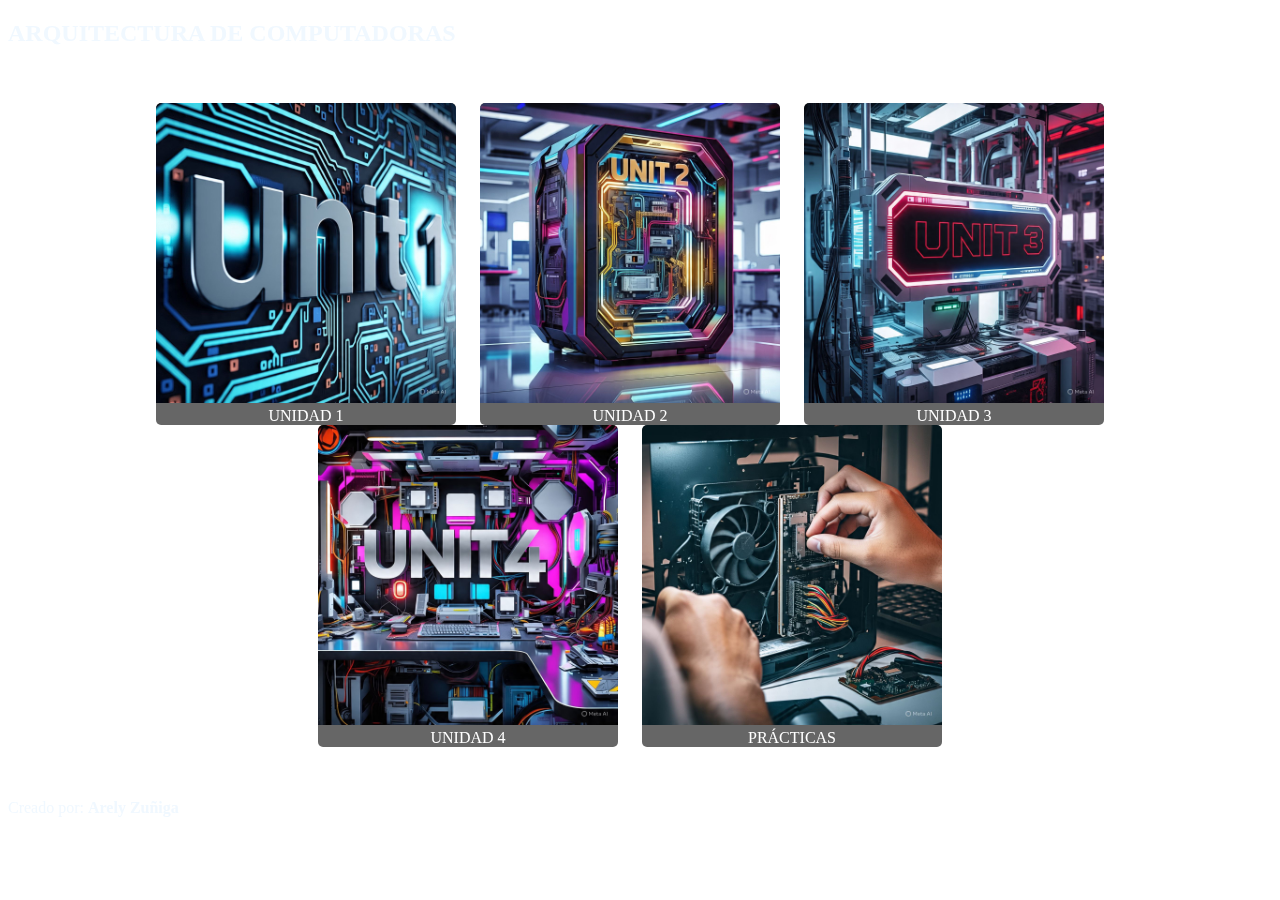
<file: index.html>
<!DOCTYPE html>
<html lang="es">
  <head>
    <meta charset="UTF-8" />
    <meta name="viewport" content="width=device-width, initial-scale=1.0" />
    <link rel="shortcut icon" href="ImgLeo/Simon.ico" type="image/x-icon" />
    <link rel="preconnect" href="https://fonts.googleapis.com" />
    <link rel="preconnect" href="https://fonts.gstatic.com" crossorigin />
    <link
      href="https://fonts.googleapis.com/css2?family=Concert+One&family=Jersey+15&family=Oswald:wght@200..700&family=Oxygen:wght@300;400;700&display=swap"
      rel="stylesheet"
    />
    <link rel="stylesheet" href="css/stylesMenu.css" />
    <title>Arquitectura de Computadoras</title>
  </head>

  <body>
    <h2>ARQUITECTURA DE COMPUTADORAS</h2>
    <header>
      <nav>
        <ul>
          <li>
            <a href="index/Unidad1.html">
              <img src="imagenes/CanelitaPc1.jpg" alt="Imagen 1" />
              UNIDAD 1
            </a>
          </li>
          <li>
            <a href="index/Unidad2.html">
              <img src="imagenes/CanelitaPc2.jpg" alt="Imagen 2" />
              UNIDAD 2
            </a>
          </li>
          <li>
            <a href="index/IndexU3.html">
              <img src="imagenes/CanelitaPc3.jpg" alt="Imagen 3" />
              UNIDAD 3
            </a>
          </li>
          <li>
            <a href="index/indexU4.html">
              <img src="imagenes/CanelitaPc4.jpg" alt="Imagen 4" />
              UNIDAD 4
            </a>
          </li>
          <li>
            <a href="index/Practicas.html">
              <img src="imagenes/HollowPc1.jpg" alt="Imagen 5" />
              PRÁCTICAS
            </a>
          </li>
        </ul>
      </nav>
    </header>
	<section class="autor">
		<p>Creado por: <strong>Arely Zuñiga</strong></p>
	</section>
  </body>
</html>
</file>
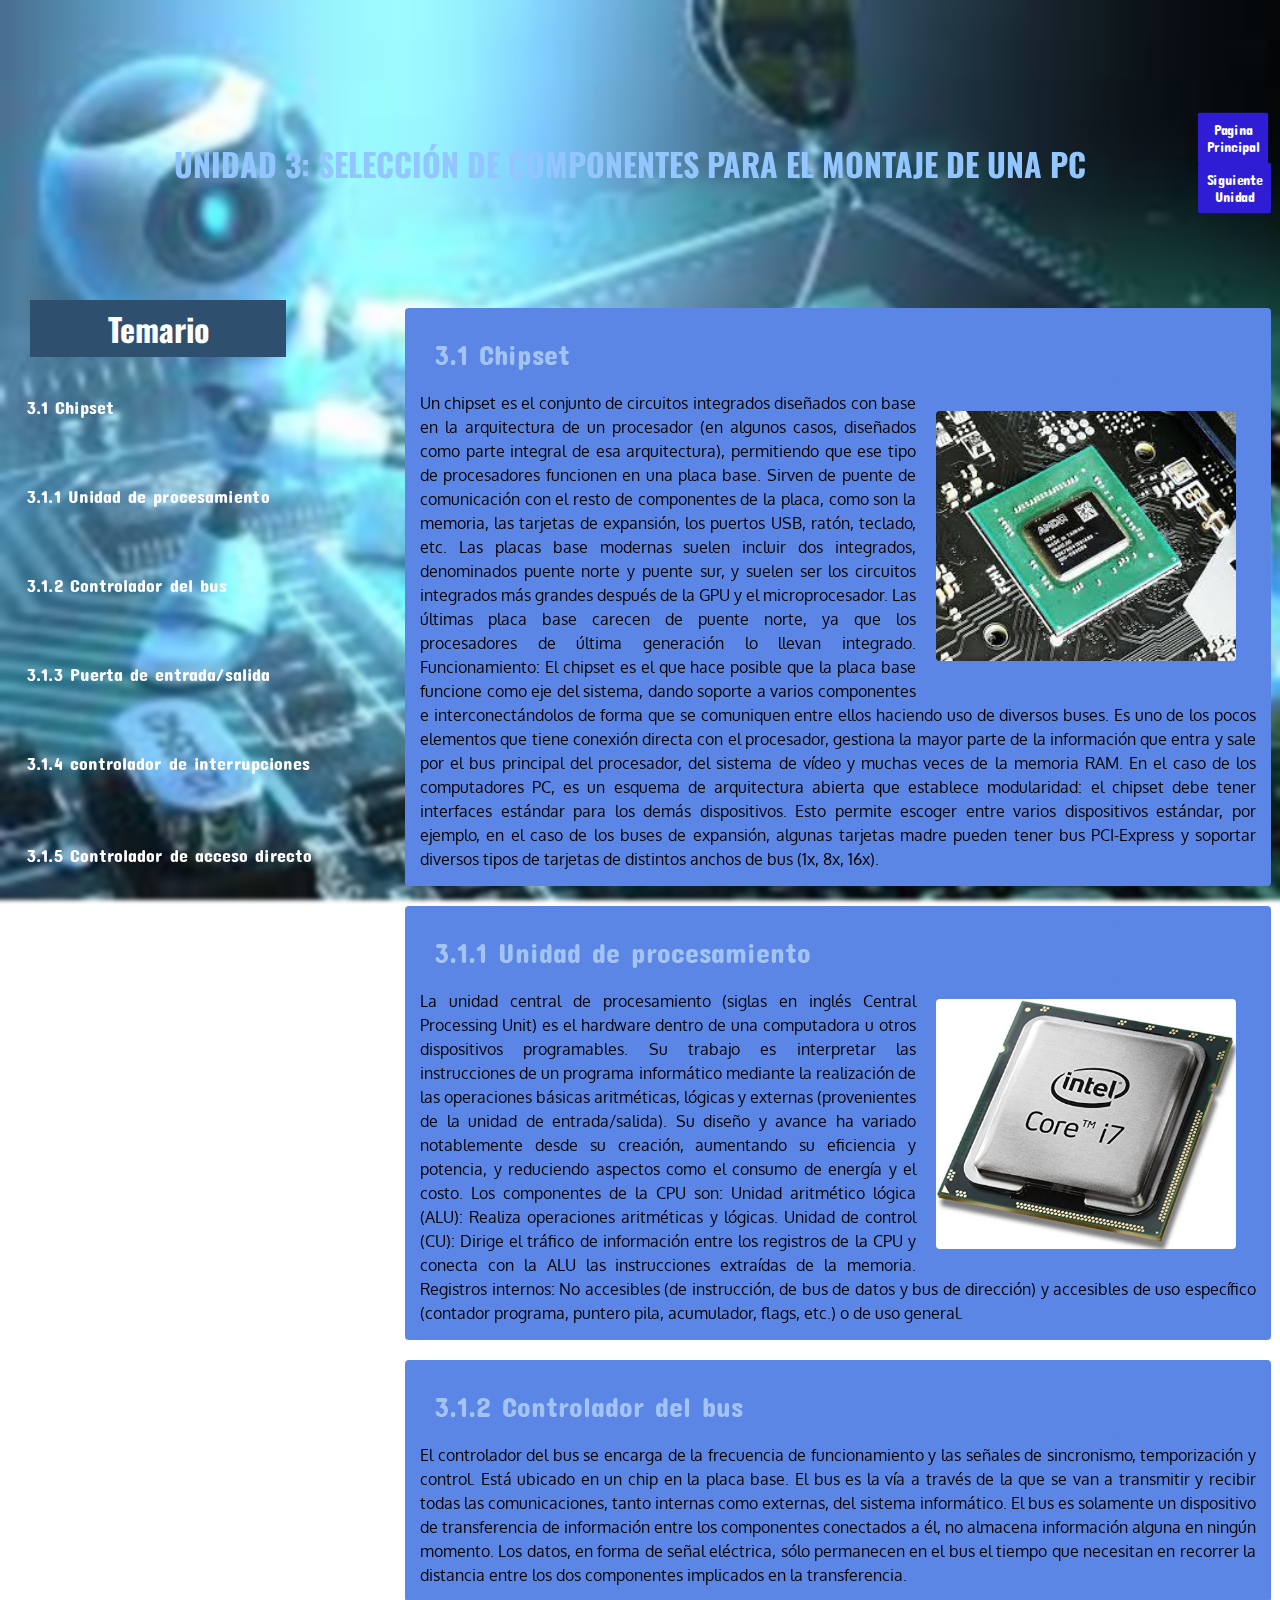
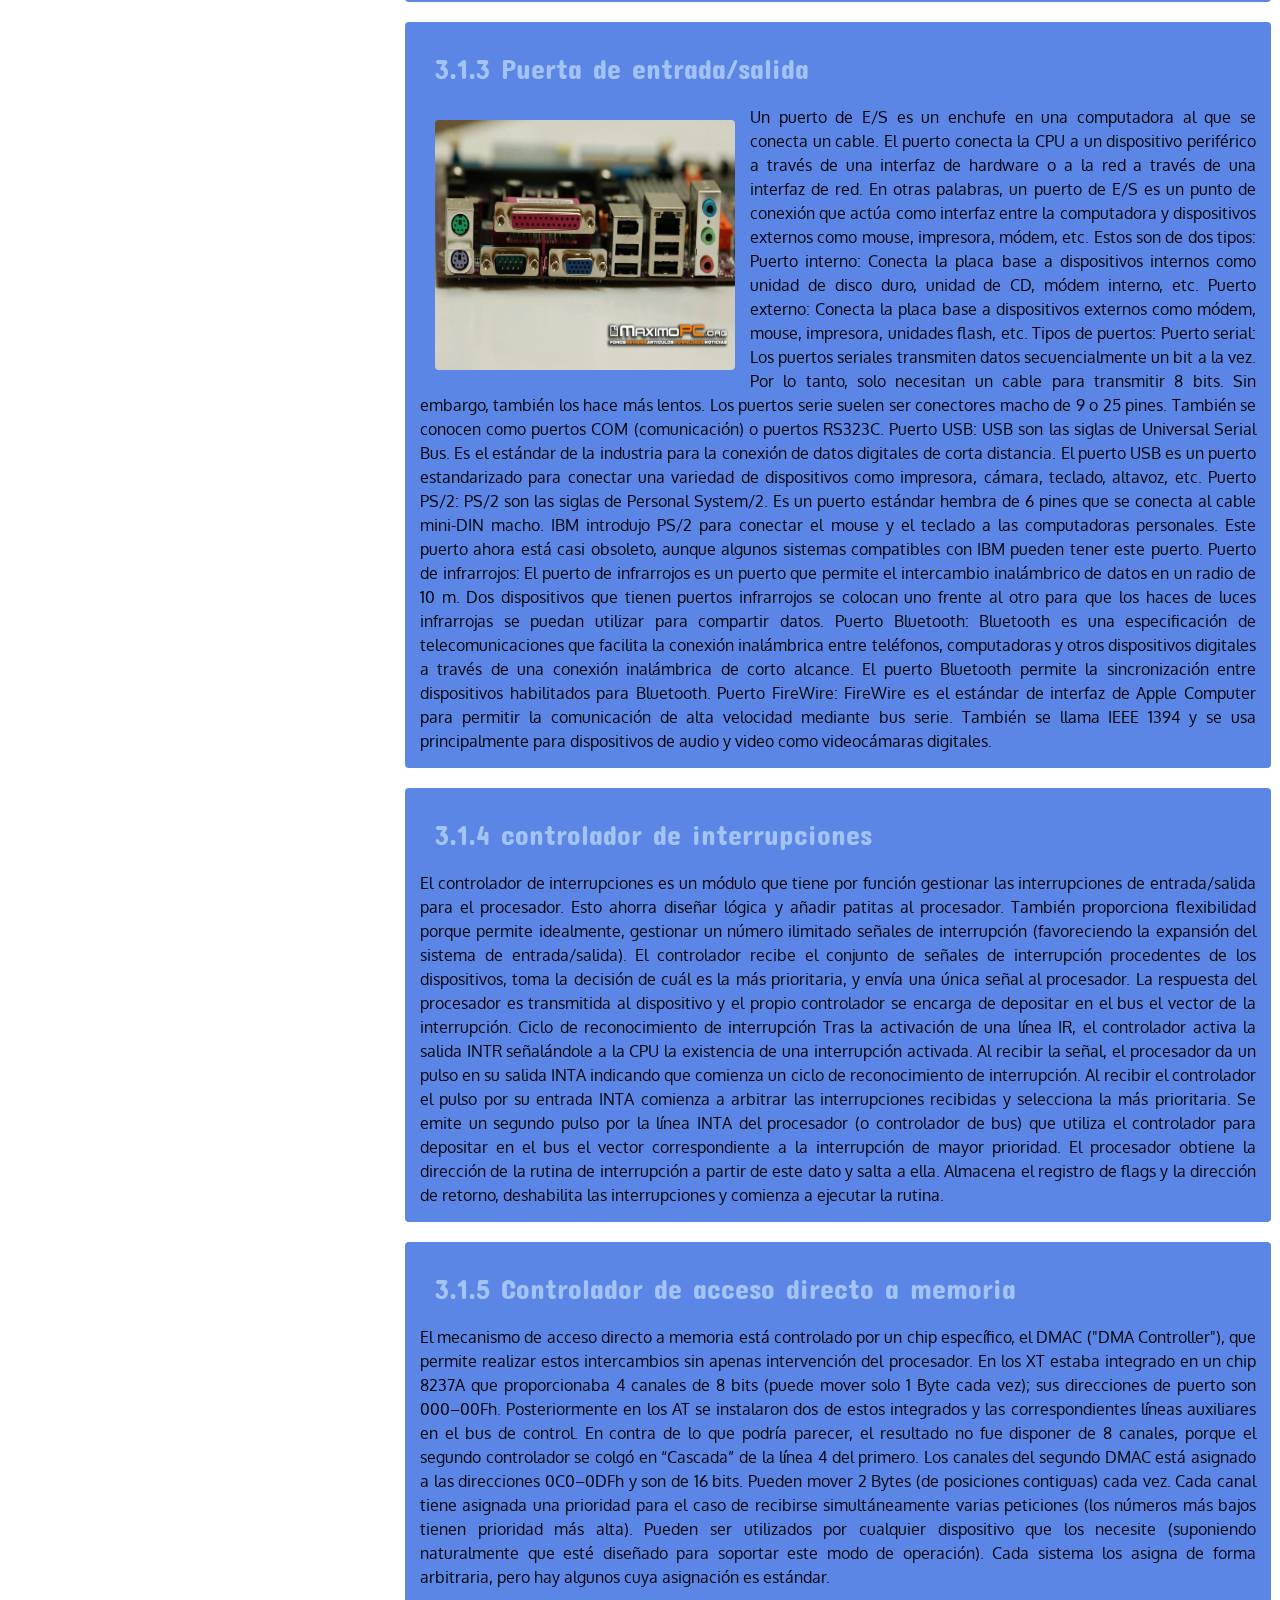
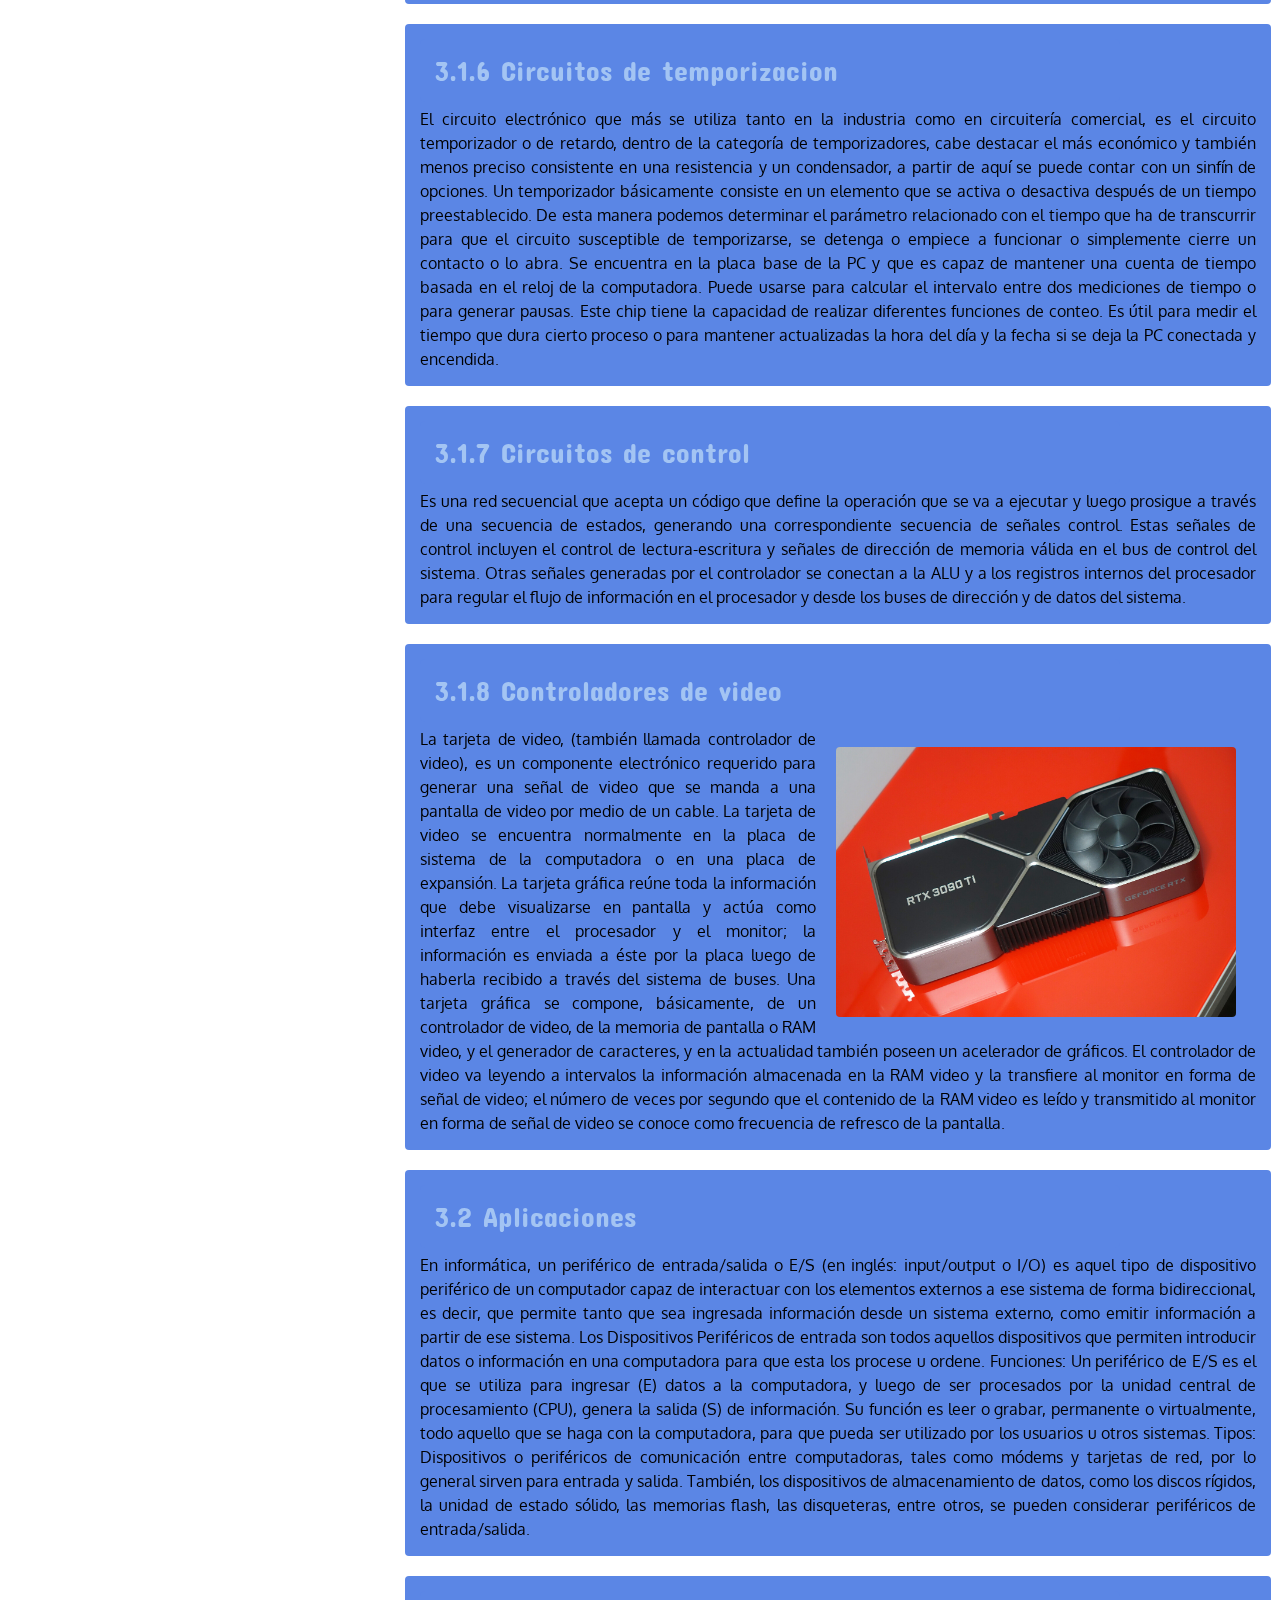
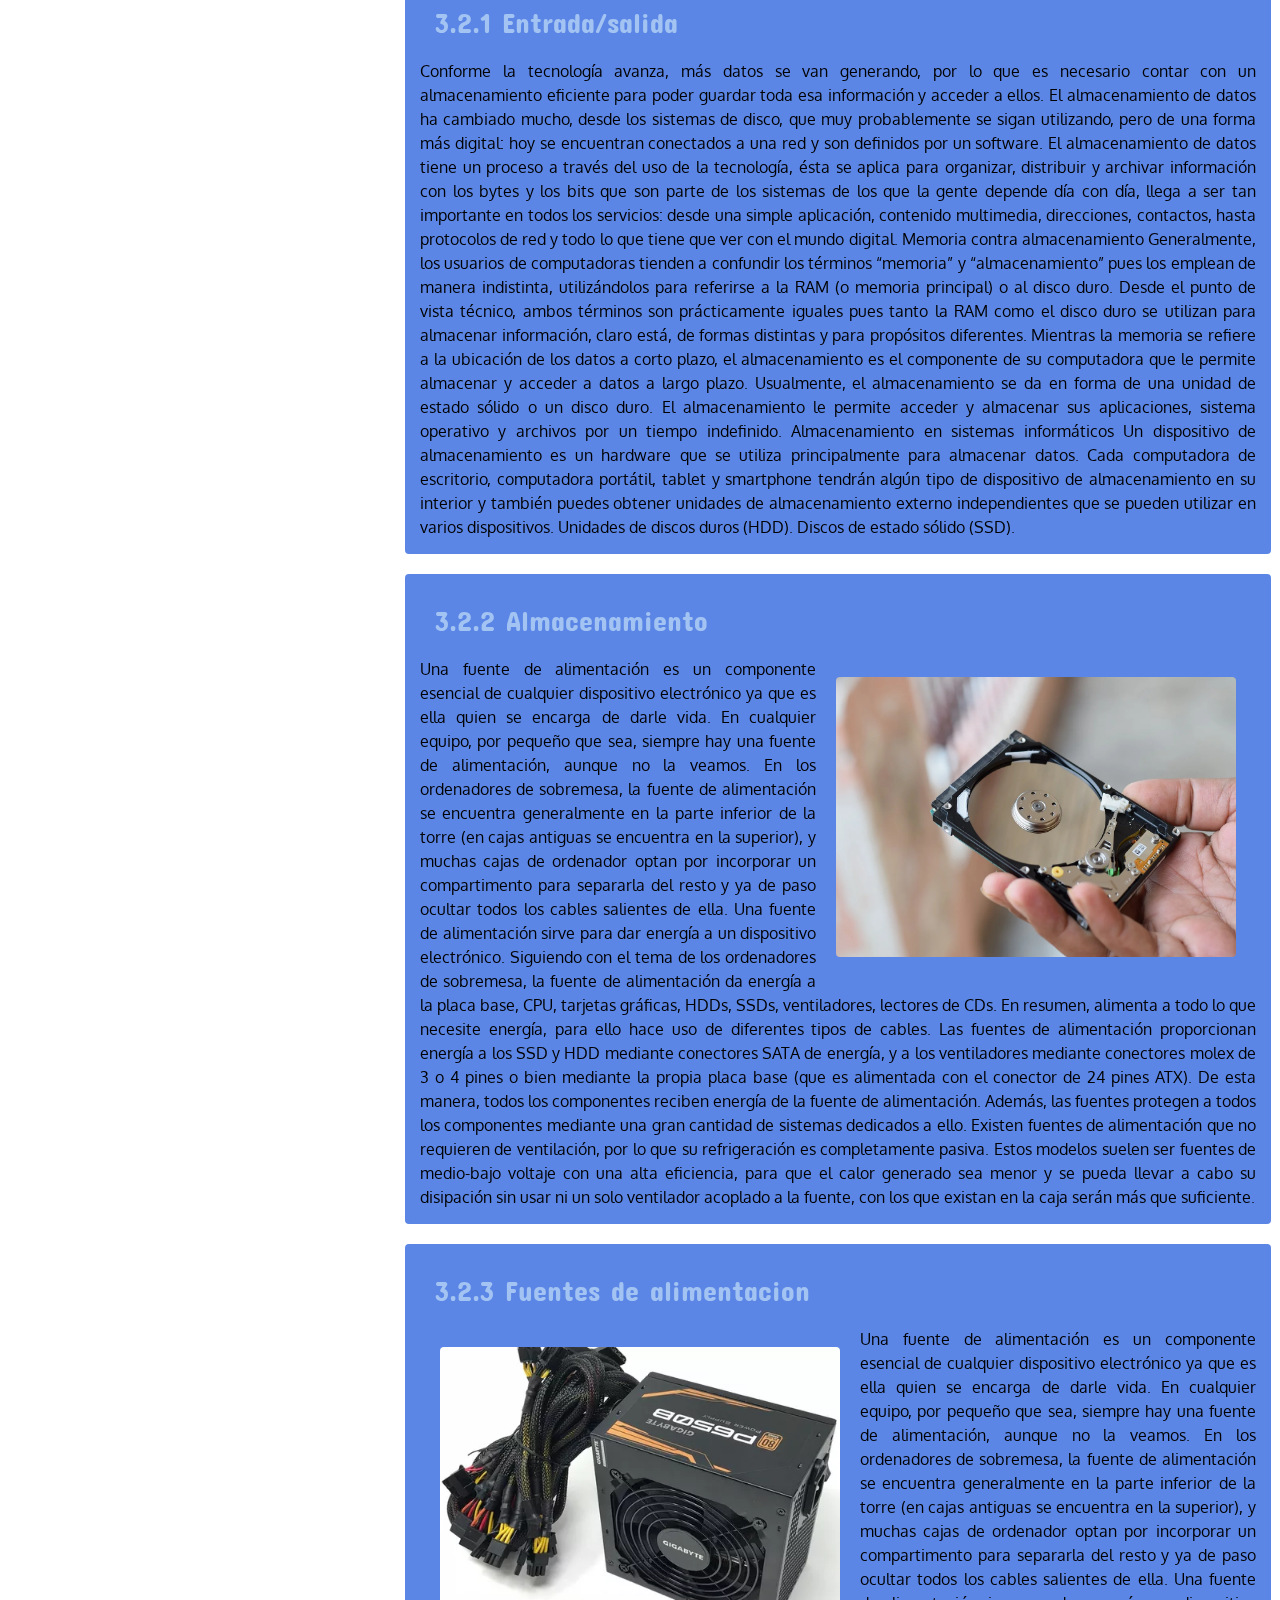
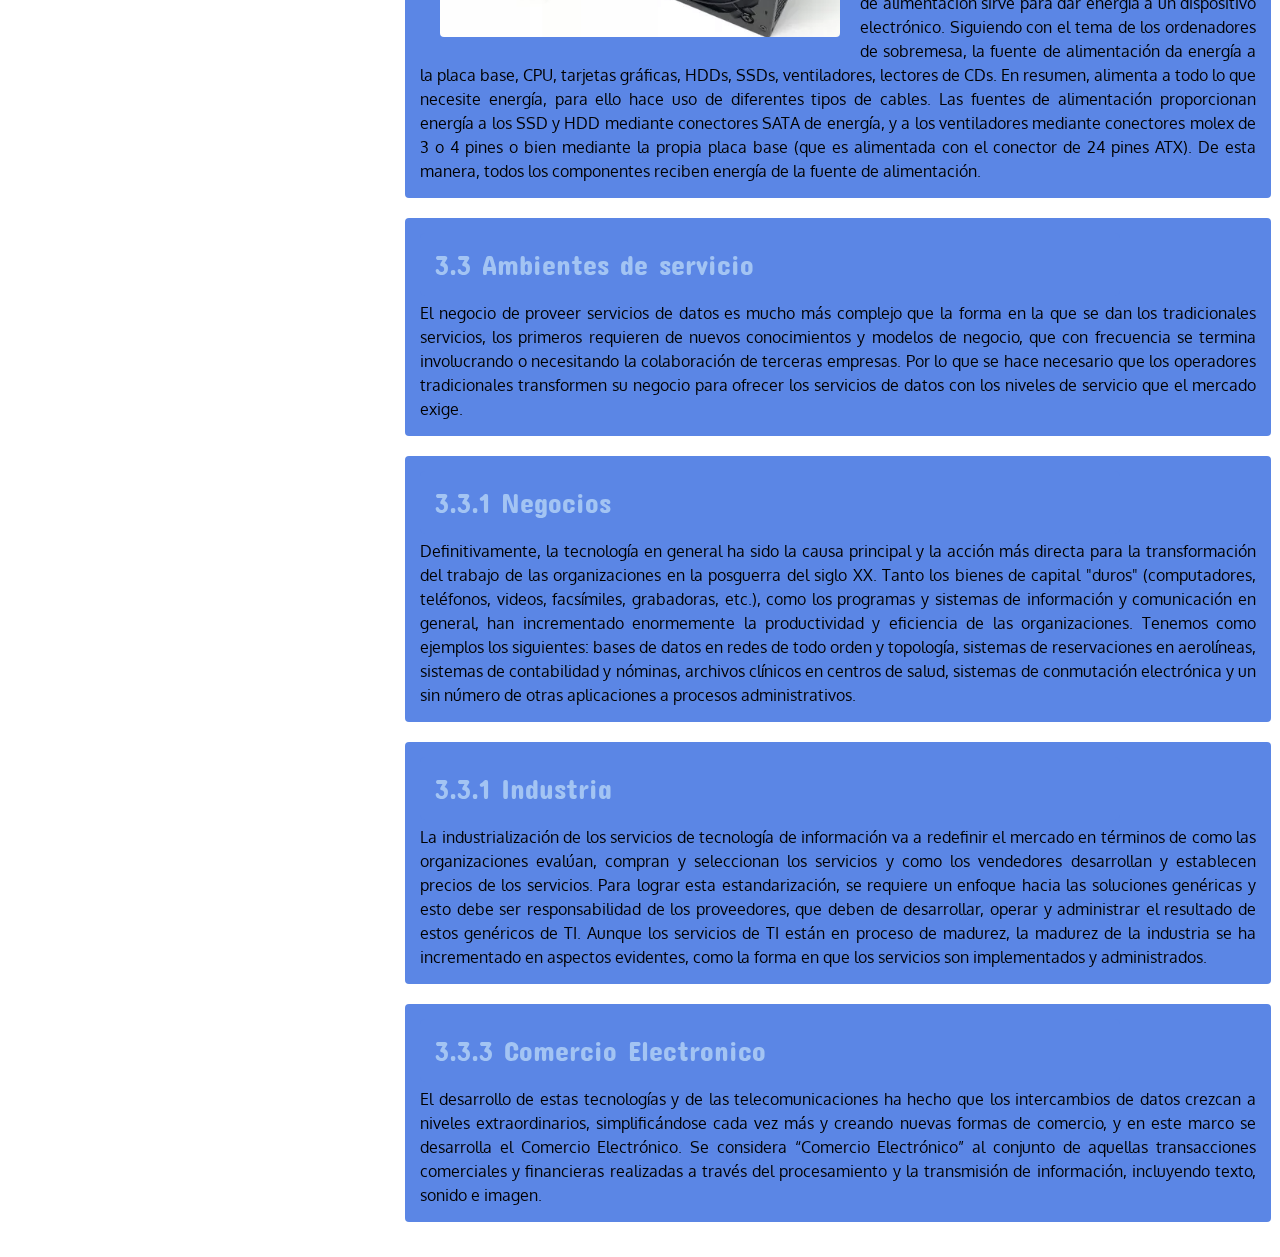
<file: index/IndexU3.html>
<!DOCTYPE html>
<html lang="en">
  <head>
    <meta charset="UTF-8" />
    <meta name="viewport" content="width=device-width, initial-scale=1.0" />
    <link rel="shortcut icon" href="../ImgLeo/Simon.ico" type="image/x-icon" />
    <link rel="preconnect" href="https://fonts.googleapis.com" />
    <link rel="preconnect" href="https://fonts.gstatic.com" crossorigin />
    <link
      href="https://fonts.googleapis.com/css2?family=Concert+One&family=Jersey+15&family=Oswald:wght@200..700&family=Oxygen:wght@300;400;700&display=swap"
      rel="stylesheet"
    />
    <link rel="stylesheet" href="../css/styleU1.css" />
    <title>Unidad 3</title>
  </head>

  <body>
    <div class="titleGeneral2">
      <h1>UNIDAD 3: SELECCIÓN DE COMPONENTES PARA EL MONTAJE DE UNA PC</h1>
      <label>
        <br /><button class="btn-homeU3">
          <a href="../index.html">Pagina Principal</a>
        </button>
      </label>
      <label>
        <br /><button class="btn-home3">
          <a href="indexU4.html">Siguiente Unidad</a>
        </button>
      </label>
    </div>

    <div class="contenedorMain">
      <main>
        <article>
          <h2 id="3.1 Chipset">3.1 Chipset</h2>
          <p>
            <img
              src="../imagenes/31.jpeg"
              alt=""
              style="width: 300px; height: 250px; float: right; margin: 20px"
            />
            Un chipset es el conjunto de circuitos integrados diseñados con base
            en la arquitectura de un procesador (en algunos casos, diseñados
            como parte integral de esa arquitectura), permitiendo que ese tipo
            de procesadores funcionen en una placa base. Sirven de puente de
            comunicación con el resto de componentes de la placa, como son la
            memoria, las tarjetas de expansión, los puertos USB, ratón, teclado,
            etc. Las placas base modernas suelen incluir dos integrados,
            denominados puente norte y puente sur, y suelen ser los circuitos
            integrados más grandes después de la GPU y el microprocesador. Las
            últimas placa base carecen de puente norte, ya que los procesadores
            de última generación lo llevan integrado. Funcionamiento: El chipset
            es el que hace posible que la placa base funcione como eje del
            sistema, dando soporte a varios componentes e interconectándolos de
            forma que se comuniquen entre ellos haciendo uso de diversos buses.
            Es uno de los pocos elementos que tiene conexión directa con el
            procesador, gestiona la mayor parte de la información que entra y
            sale por el bus principal del procesador, del sistema de vídeo y
            muchas veces de la memoria RAM. En el caso de los computadores PC,
            es un esquema de arquitectura abierta que establece modularidad: el
            chipset debe tener interfaces estándar para los demás dispositivos.
            Esto permite escoger entre varios dispositivos estándar, por
            ejemplo, en el caso de los buses de expansión, algunas tarjetas
            madre pueden tener bus PCI-Express y soportar diversos tipos de
            tarjetas de distintos anchos de bus (1x, 8x, 16x).
          </p>
        </article>

        <article>
          <h2 id="3.1.1 Unidad de procesamiento">
            3.1.1 Unidad de procesamiento
          </h2>
          <p>
            <img
              src="../imagenes/311.jpg"
              alt=""
              style="
                width: 300px;
                height: 250px;
                float: right;
                margin: 10px 20px;
              "
            />
            La unidad central de procesamiento (siglas en inglés Central
            Processing Unit) es el hardware dentro de una computadora u otros
            dispositivos programables. Su trabajo es interpretar las
            instrucciones de un programa informático mediante la realización de
            las operaciones básicas aritméticas, lógicas y externas
            (provenientes de la unidad de entrada/salida). Su diseño y avance ha
            variado notablemente desde su creación, aumentando su eficiencia y
            potencia, y reduciendo aspectos como el consumo de energía y el
            costo. Los componentes de la CPU son: Unidad aritmético lógica
            (ALU): Realiza operaciones aritméticas y lógicas. Unidad de control
            (CU): Dirige el tráfico de información entre los registros de la CPU
            y conecta con la ALU las instrucciones extraídas de la memoria.
            Registros internos: No accesibles (de instrucción, de bus de datos y
            bus de dirección) y accesibles de uso específico (contador programa,
            puntero pila, acumulador, flags, etc.) o de uso general.
          </p>
        </article>

        <article>
          <h2 id="3.1.2 Controlador del bus">3.1.2 Controlador del bus</h2>
          <p>
            El controlador del bus se encarga de la frecuencia de funcionamiento
            y las señales de sincronismo, temporización y control. Está ubicado
            en un chip en la placa base. El bus es la vía a través de la que se
            van a transmitir y recibir todas las comunicaciones, tanto internas
            como externas, del sistema informático. El bus es solamente un
            dispositivo de transferencia de información entre los componentes
            conectados a él, no almacena información alguna en ningún momento.
            Los datos, en forma de señal eléctrica, sólo permanecen en el bus el
            tiempo que necesitan en recorrer la distancia entre los dos
            componentes implicados en la transferencia.
          </p>
        </article>
        <article>
          <h2 id="3.1.3 Puerta de entrada/salida">
            3.1.3 Puerta de entrada/salida
          </h2>
          <p>
            <img
              src="../imagenes/312.jpg"
              alt=""
              style="width: 300px; height: 250px; float: left; margin: 15px"
            />
            Un puerto de E/S es un enchufe en una computadora al que se conecta
            un cable. El puerto conecta la CPU a un dispositivo periférico a
            través de una interfaz de hardware o a la red a través de una
            interfaz de red. En otras palabras, un puerto de E/S es un punto de
            conexión que actúa como interfaz entre la computadora y dispositivos
            externos como mouse, impresora, módem, etc. Estos son de dos tipos:
            Puerto interno: Conecta la placa base a dispositivos internos como
            unidad de disco duro, unidad de CD, módem interno, etc. Puerto
            externo: Conecta la placa base a dispositivos externos como módem,
            mouse, impresora, unidades flash, etc. Tipos de puertos: Puerto
            serial: Los puertos seriales transmiten datos secuencialmente un bit
            a la vez. Por lo tanto, solo necesitan un cable para transmitir 8
            bits. Sin embargo, también los hace más lentos. Los puertos serie
            suelen ser conectores macho de 9 o 25 pines. También se conocen como
            puertos COM (comunicación) o puertos RS323C. Puerto USB: USB son las
            siglas de Universal Serial Bus. Es el estándar de la industria para
            la conexión de datos digitales de corta distancia. El puerto USB es
            un puerto estandarizado para conectar una variedad de dispositivos
            como impresora, cámara, teclado, altavoz, etc. Puerto PS/2: PS/2 son
            las siglas de Personal System/2. Es un puerto estándar hembra de 6
            pines que se conecta al cable mini-DIN macho. IBM introdujo PS/2
            para conectar el mouse y el teclado a las computadoras personales.
            Este puerto ahora está casi obsoleto, aunque algunos sistemas
            compatibles con IBM pueden tener este puerto. Puerto de infrarrojos:
            El puerto de infrarrojos es un puerto que permite el intercambio
            inalámbrico de datos en un radio de 10 m. Dos dispositivos que
            tienen puertos infrarrojos se colocan uno frente al otro para que
            los haces de luces infrarrojas se puedan utilizar para compartir
            datos. Puerto Bluetooth: Bluetooth es una especificación de
            telecomunicaciones que facilita la conexión inalámbrica entre
            teléfonos, computadoras y otros dispositivos digitales a través de
            una conexión inalámbrica de corto alcance. El puerto Bluetooth
            permite la sincronización entre dispositivos habilitados para
            Bluetooth. Puerto FireWire: FireWire es el estándar de interfaz de
            Apple Computer para permitir la comunicación de alta velocidad
            mediante bus serie. También se llama IEEE 1394 y se usa
            principalmente para dispositivos de audio y video como videocámaras
            digitales.
          </p>
        </article>
        <article>
          <h2 id="3.1.4 Controlador de interrupciones">
            3.1.4 controlador de interrupciones
          </h2>
          <p>
            El controlador de interrupciones es un módulo que tiene por función
            gestionar las interrupciones de entrada/salida para el procesador.
            Esto ahorra diseñar lógica y añadir patitas al procesador. También
            proporciona flexibilidad porque permite idealmente, gestionar un
            número ilimitado señales de interrupción (favoreciendo la expansión
            del sistema de entrada/salida). El controlador recibe el conjunto de
            señales de interrupción procedentes de los dispositivos, toma la
            decisión de cuál es la más prioritaria, y envía una única señal al
            procesador. La respuesta del procesador es transmitida al
            dispositivo y el propio controlador se encarga de depositar en el
            bus el vector de la interrupción. Ciclo de reconocimiento de
            interrupción Tras la activación de una línea IR, el controlador
            activa la salida INTR señalándole a la CPU la existencia de una
            interrupción activada. Al recibir la señal, el procesador da un
            pulso en su salida INTA indicando que comienza un ciclo de
            reconocimiento de interrupción. Al recibir el controlador el pulso
            por su entrada INTA comienza a arbitrar las interrupciones recibidas
            y selecciona la más prioritaria. Se emite un segundo pulso por la
            línea INTA del procesador (o controlador de bus) que utiliza el
            controlador para depositar en el bus el vector correspondiente a la
            interrupción de mayor prioridad. El procesador obtiene la dirección
            de la rutina de interrupción a partir de este dato y salta a ella.
            Almacena el registro de flags y la dirección de retorno, deshabilita
            las interrupciones y comienza a ejecutar la rutina.
          </p>
        </article>
        <article>
          <h2 id="3.1.5 Controlador de acceso directo a memoria">
            3.1.5 Controlador de acceso directo a memoria
          </h2>
          <p>
            El mecanismo de acceso directo a memoria está controlado por un chip
            específico, el DMAC ("DMA Controller"), que permite realizar estos
            intercambios sin apenas intervención del procesador. En los XT
            estaba integrado en un chip 8237A que proporcionaba 4 canales de 8
            bits (puede mover solo 1 Byte cada vez); sus direcciones de puerto
            son 000–00Fh. Posteriormente en los AT se instalaron dos de estos
            integrados y las correspondientes líneas auxiliares en el bus de
            control. En contra de lo que podría parecer, el resultado no fue
            disponer de 8 canales, porque el segundo controlador se colgó en
            “Cascada” de la línea 4 del primero. Los canales del segundo DMAC
            está asignado a las direcciones 0C0–0DFh y son de 16 bits. Pueden
            mover 2 Bytes (de posiciones contiguas) cada vez. Cada canal tiene
            asignada una prioridad para el caso de recibirse simultáneamente
            varias peticiones (los números más bajos tienen prioridad más alta).
            Pueden ser utilizados por cualquier dispositivo que los necesite
            (suponiendo naturalmente que esté diseñado para soportar este modo
            de operación). Cada sistema los asigna de forma arbitraria, pero hay
            algunos cuya asignación es estándar.
          </p>
        </article>
        <article>
          <h2 id="3.1.6 Circuitos de temporizacion">
            3.1.6 Circuitos de temporizacion
          </h2>
          <p>
            El circuito electrónico que más se utiliza tanto en la industria
            como en circuitería comercial, es el circuito temporizador o de
            retardo, dentro de la categoría de temporizadores, cabe destacar el
            más económico y también menos preciso consistente en una resistencia
            y un condensador, a partir de aquí se puede contar con un sinfín de
            opciones. Un temporizador básicamente consiste en un elemento que se
            activa o desactiva después de un tiempo preestablecido. De esta
            manera podemos determinar el parámetro relacionado con el tiempo que
            ha de transcurrir para que el circuito susceptible de temporizarse,
            se detenga o empiece a funcionar o simplemente cierre un contacto o
            lo abra. Se encuentra en la placa base de la PC y que es capaz de
            mantener una cuenta de tiempo basada en el reloj de la computadora.
            Puede usarse para calcular el intervalo entre dos mediciones de
            tiempo o para generar pausas. Este chip tiene la capacidad de
            realizar diferentes funciones de conteo. Es útil para medir el
            tiempo que dura cierto proceso o para mantener actualizadas la hora
            del día y la fecha si se deja la PC conectada y encendida.
          </p>
        </article>
        <article>
          <h2 id="3.1.7 Circuitos de control">3.1.7 Circuitos de control</h2>
          <p>
            Es una red secuencial que acepta un código que define la operación
            que se va a ejecutar y luego prosigue a través de una secuencia de
            estados, generando una correspondiente secuencia de señales control.
            Estas señales de control incluyen el control de lectura-escritura y
            señales de dirección de memoria válida en el bus de control del
            sistema. Otras señales generadas por el controlador se conectan a la
            ALU y a los registros internos del procesador para regular el flujo
            de información en el procesador y desde los buses de dirección y de
            datos del sistema.
          </p>
        </article>
        <article>
          <h2 id="3.1.8 Controladores de video">
            3.1.8 Controladores de video
          </h2>
          <p>
            <img
              src="../imagenes/34.jpeg"
              alt=""
              style="width: 400px; height: 270px; float: right; margin: 20px"
            />
            La tarjeta de video, (también llamada controlador de video), es un
            componente electrónico requerido para generar una señal de video que
            se manda a una pantalla de video por medio de un cable. La tarjeta
            de video se encuentra normalmente en la placa de sistema de la
            computadora o en una placa de expansión. La tarjeta gráfica reúne
            toda la información que debe visualizarse en pantalla y actúa como
            interfaz entre el procesador y el monitor; la información es enviada
            a éste por la placa luego de haberla recibido a través del sistema
            de buses. Una tarjeta gráfica se compone, básicamente, de un
            controlador de video, de la memoria de pantalla o RAM video, y el
            generador de caracteres, y en la actualidad también poseen un
            acelerador de gráficos. El controlador de video va leyendo a
            intervalos la información almacenada en la RAM video y la transfiere
            al monitor en forma de señal de video; el número de veces por
            segundo que el contenido de la RAM video es leído y transmitido al
            monitor en forma de señal de video se conoce como frecuencia de
            refresco de la pantalla.
          </p>
        </article>
        <article>
          <h2 id="3.2 Aplicaciones">3.2 Aplicaciones</h2>
          <p>
            En informática, un periférico de entrada/salida o E/S (en inglés:
            input/output o I/O) es aquel tipo de dispositivo periférico de un
            computador capaz de interactuar con los elementos externos a ese
            sistema de forma bidireccional, es decir, que permite tanto que sea
            ingresada información desde un sistema externo, como emitir
            información a partir de ese sistema. Los Dispositivos Periféricos de
            entrada son todos aquellos dispositivos que permiten introducir
            datos o información en una computadora para que esta los procese u
            ordene. Funciones: Un periférico de E/S es el que se utiliza para
            ingresar (E) datos a la computadora, y luego de ser procesados por
            la unidad central de procesamiento (CPU), genera la salida (S) de
            información. Su función es leer o grabar, permanente o virtualmente,
            todo aquello que se haga con la computadora, para que pueda ser
            utilizado por los usuarios u otros sistemas. Tipos: Dispositivos o
            periféricos de comunicación entre computadoras, tales como módems y
            tarjetas de red, por lo general sirven para entrada y salida.
            También, los dispositivos de almacenamiento de datos, como los
            discos rígidos, la unidad de estado sólido, las memorias flash, las
            disqueteras, entre otros, se pueden considerar periféricos de
            entrada/salida.
          </p>
        </article>
        <article>
          <h2 id="3.2.1 Entrada/salida">3.2.1 Entrada/salida</h2>
          <p>
            Conforme la tecnología avanza, más datos se van generando, por lo
            que es necesario contar con un almacenamiento eficiente para poder
            guardar toda esa información y acceder a ellos. El almacenamiento de
            datos ha cambiado mucho, desde los sistemas de disco, que muy
            probablemente se sigan utilizando, pero de una forma más digital:
            hoy se encuentran conectados a una red y son definidos por un
            software. El almacenamiento de datos tiene un proceso a través del
            uso de la tecnología, ésta se aplica para organizar, distribuir y
            archivar información con los bytes y los bits que son parte de los
            sistemas de los que la gente depende día con día, llega a ser tan
            importante en todos los servicios: desde una simple aplicación,
            contenido multimedia, direcciones, contactos, hasta protocolos de
            red y todo lo que tiene que ver con el mundo digital. Memoria contra
            almacenamiento Generalmente, los usuarios de computadoras tienden a
            confundir los términos “memoria” y “almacenamiento” pues los emplean
            de manera indistinta, utilizándolos para referirse a la RAM (o
            memoria principal) o al disco duro. Desde el punto de vista técnico,
            ambos términos son prácticamente iguales pues tanto la RAM como el
            disco duro se utilizan para almacenar información, claro está, de
            formas distintas y para propósitos diferentes. Mientras la memoria
            se refiere a la ubicación de los datos a corto plazo, el
            almacenamiento es el componente de su computadora que le permite
            almacenar y acceder a datos a largo plazo. Usualmente, el
            almacenamiento se da en forma de una unidad de estado sólido o un
            disco duro. El almacenamiento le permite acceder y almacenar sus
            aplicaciones, sistema operativo y archivos por un tiempo indefinido.
            Almacenamiento en sistemas informáticos Un dispositivo de
            almacenamiento es un hardware que se utiliza principalmente para
            almacenar datos. Cada computadora de escritorio, computadora
            portátil, tablet y smartphone tendrán algún tipo de dispositivo de
            almacenamiento en su interior y también puedes obtener unidades de
            almacenamiento externo independientes que se pueden utilizar en
            varios dispositivos. Unidades de discos duros (HDD). Discos de
            estado sólido (SSD).
          </p>
        </article>
        <article>
          <h2 id="3.2.2 Almacenamiento">3.2.2 Almacenamiento</h2>
          <p>
            <img
              src="../imagenes/35.webp"
              alt=""
              style="width: 400px; height: 280px; float: right; margin: 20px"
            />
            Una fuente de alimentación es un componente esencial de cualquier
            dispositivo electrónico ya que es ella quien se encarga de darle
            vida. En cualquier equipo, por pequeño que sea, siempre hay una
            fuente de alimentación, aunque no la veamos. En los ordenadores de
            sobremesa, la fuente de alimentación se encuentra generalmente en la
            parte inferior de la torre (en cajas antiguas se encuentra en la
            superior), y muchas cajas de ordenador optan por incorporar un
            compartimento para separarla del resto y ya de paso ocultar todos
            los cables salientes de ella. Una fuente de alimentación sirve para
            dar energía a un dispositivo electrónico. Siguiendo con el tema de
            los ordenadores de sobremesa, la fuente de alimentación da energía a
            la placa base, CPU, tarjetas gráficas, HDDs, SSDs, ventiladores,
            lectores de CDs. En resumen, alimenta a todo lo que necesite
            energía, para ello hace uso de diferentes tipos de cables. Las
            fuentes de alimentación proporcionan energía a los SSD y HDD
            mediante conectores SATA de energía, y a los ventiladores mediante
            conectores molex de 3 o 4 pines o bien mediante la propia placa base
            (que es alimentada con el conector de 24 pines ATX). De esta manera,
            todos los componentes reciben energía de la fuente de alimentación.
            Además, las fuentes protegen a todos los componentes mediante una
            gran cantidad de sistemas dedicados a ello. Existen fuentes de
            alimentación que no requieren de ventilación, por lo que su
            refrigeración es completamente pasiva. Estos modelos suelen ser
            fuentes de medio-bajo voltaje con una alta eficiencia, para que el
            calor generado sea menor y se pueda llevar a cabo su disipación sin
            usar ni un solo ventilador acoplado a la fuente, con los que existan
            en la caja serán más que suficiente.
          </p>
        </article>
        <article>
          <h2 id="3.2.3 Fuentes de alimentacion">
            3.2.3 Fuentes de alimentacion
          </h2>
          <p>
            <img
              src="../imagenes/36.webp"
              alt=""
              style="width: 400px; height: 290px; float: left; margin: 20px"
            />
            Una fuente de alimentación es un componente esencial de cualquier
            dispositivo electrónico ya que es ella quien se encarga de darle
            vida. En cualquier equipo, por pequeño que sea, siempre hay una
            fuente de alimentación, aunque no la veamos. En los ordenadores de
            sobremesa, la fuente de alimentación se encuentra generalmente en la
            parte inferior de la torre (en cajas antiguas se encuentra en la
            superior), y muchas cajas de ordenador optan por incorporar un
            compartimento para separarla del resto y ya de paso ocultar todos
            los cables salientes de ella. Una fuente de alimentación sirve para
            dar energía a un dispositivo electrónico. Siguiendo con el tema de
            los ordenadores de sobremesa, la fuente de alimentación da energía a
            la placa base, CPU, tarjetas gráficas, HDDs, SSDs, ventiladores,
            lectores de CDs. En resumen, alimenta a todo lo que necesite
            energía, para ello hace uso de diferentes tipos de cables. Las
            fuentes de alimentación proporcionan energía a los SSD y HDD
            mediante conectores SATA de energía, y a los ventiladores mediante
            conectores molex de 3 o 4 pines o bien mediante la propia placa base
            (que es alimentada con el conector de 24 pines ATX). De esta manera,
            todos los componentes reciben energía de la fuente de alimentación.
          </p>
        </article>
        <article>
          <h2 id="3.3 Ambientes de servicio">3.3 Ambientes de servicio</h2>
          <p>
            El negocio de proveer servicios de datos es mucho más complejo que
            la forma en la que se dan los tradicionales servicios, los primeros
            requieren de nuevos conocimientos y modelos de negocio, que con
            frecuencia se termina involucrando o necesitando la colaboración de
            terceras empresas. Por lo que se hace necesario que los operadores
            tradicionales transformen su negocio para ofrecer los servicios de
            datos con los niveles de servicio que el mercado exige.
          </p>
        </article>
        <article>
          <h2 id="3.3.1 Negocios">3.3.1 Negocios</h2>
          <p>
            Definitivamente, la tecnología en general ha sido la causa principal
            y la acción más directa para la transformación del trabajo de las
            organizaciones en la posguerra del siglo XX. Tanto los bienes de
            capital "duros" (computadores, teléfonos, videos, facsímiles,
            grabadoras, etc.), como los programas y sistemas de información y
            comunicación en general, han incrementado enormemente la
            productividad y eficiencia de las organizaciones. Tenemos como
            ejemplos los siguientes: bases de datos en redes de todo orden y
            topología, sistemas de reservaciones en aerolíneas, sistemas de
            contabilidad y nóminas, archivos clínicos en centros de salud,
            sistemas de conmutación electrónica y un sin número de otras
            aplicaciones a procesos administrativos.
          </p>
        </article>
        <article>
          <h2 id="3.3.2 Industria">3.3.1 Industria</h2>
          <p>
            La industrialización de los servicios de tecnología de información
            va a redefinir el mercado en términos de como las organizaciones
            evalúan, compran y seleccionan los servicios y como los vendedores
            desarrollan y establecen precios de los servicios. Para lograr esta
            estandarización, se requiere un enfoque hacia las soluciones
            genéricas y esto debe ser responsabilidad de los proveedores, que
            deben de desarrollar, operar y administrar el resultado de estos
            genéricos de TI. Aunque los servicios de TI están en proceso de
            madurez, la madurez de la industria se ha incrementado en aspectos
            evidentes, como la forma en que los servicios son implementados y
            administrados.
          </p>
        </article>
        <article>
          <h2 id="3.3.3 Comercio Electronico">3.3.3 Comercio Electronico</h2>
          <p>
            El desarrollo de estas tecnologías y de las telecomunicaciones ha
            hecho que los intercambios de datos crezcan a niveles
            extraordinarios, simplificándose cada vez más y creando nuevas
            formas de comercio, y en este marco se desarrolla el Comercio
            Electrónico. Se considera “Comercio Electrónico” al conjunto de
            aquellas transacciones comerciales y financieras realizadas a través
            del procesamiento y la transmisión de información, incluyendo texto,
            sonido e imagen.
          </p>
        </article>
      </main>
    </div>
    <div class="titleTema">
      <h4>Temario</h4>
    </div>
    <aside class="Temario">
      <ul>
        <li><a href="#3.1 Chipset" style="color: white">3.1 Chipset</a></li>
        <li>
          <a href="#3.1.1 Unidad de procesamiento" style="color: white"
            >3.1.1 Unidad de procesamiento</a
          >
        </li>
        <li>
          <a href="#3.1.2 Controlador del bus" style="color: white"
            >3.1.2 Controlador del bus</a
          >
        </li>
        <li>
          <a href="#3.1.3 Puerta de entrada/salida" style="color: white"
            >3.1.3 Puerta de entrada/salida</a
          >
        </li>
        <li>
          <a href="#3.1.4 Controlador de interrupciones" style="color: white"
            >3.1.4 controlador de interrupciones</a
          >
        </li>
        <li>
          <a
            href="#3.1.5 Controlador de acceso directo a memoria"
            style="color: white"
            >3.1.5 Controlador de acceso directo a memoria</a
          >
        </li>
        <li>
          <a href="#3.1.6 Circuitos de temporizacion" style="color: white"
            >3.1.6 Circuitos de temporizacion</a
          >
        </li>
        <li>
          <a href="#3.1.7 Circuitos de control" style="color: white"
            >3.1.7 Circuitos de control</a
          >
        </li>
        <li>
          <a href="#3.1.8 Controladores de video" style="color: white"
            >3.1.8 Controladores de video</a
          >
        </li>
      </ul>
      <ul>
        <li>
          <a href="#3.2 Aplicaciones" style="color: white">3.2 Aplicaciones</a>
        </li>
        <li>
          <a href="#3.2.1 Entrada/salida" style="color: white"
            >3.2.1 Entrada/salida</a
          >
        </li>
        <li>
          <a href="#3.2.2 Almacenamiento" style="color: white"
            >3.2.2 Almacenamiento</a
          >
        </li>
        <li>
          <a href="#3.2.3 Fuentes de alimentacion" style="color: white"
            >3.2.3 Fuentes de alimentacion</a
          >
        </li>
      </ul>
      <ul>
        <li>
          <a href="#3.3 Ambientes de servicio" style="color: white"
            >3.3 Ambientes de servicio</a
          >
        </li>
        <li>
          <a href="#3.3.1 Negocios" style="color: white">3.3.1 Negocios</a>
        </li>
        <li>
          <a href="#3.3.2 Industria" style="color: white">3.3.1 Industria</a>
        </li>
        <li>
          <a href="#3.3.3 Comercio Electronico" style="color: white"
            >3.3.3 Comercio Electronico</a
          >
        </li>
      </ul>
    </aside>
    <style>
      body {
        background-image: url("../imagenes/fondo1.jpg");
        background-clip: border-box;
        backdrop-filter: blur(2px);
        background-attachment: fixed;
        background-repeat: no-repeat;
        background-size: cover;
      }
    </style>
  </body>
</html>
</file>
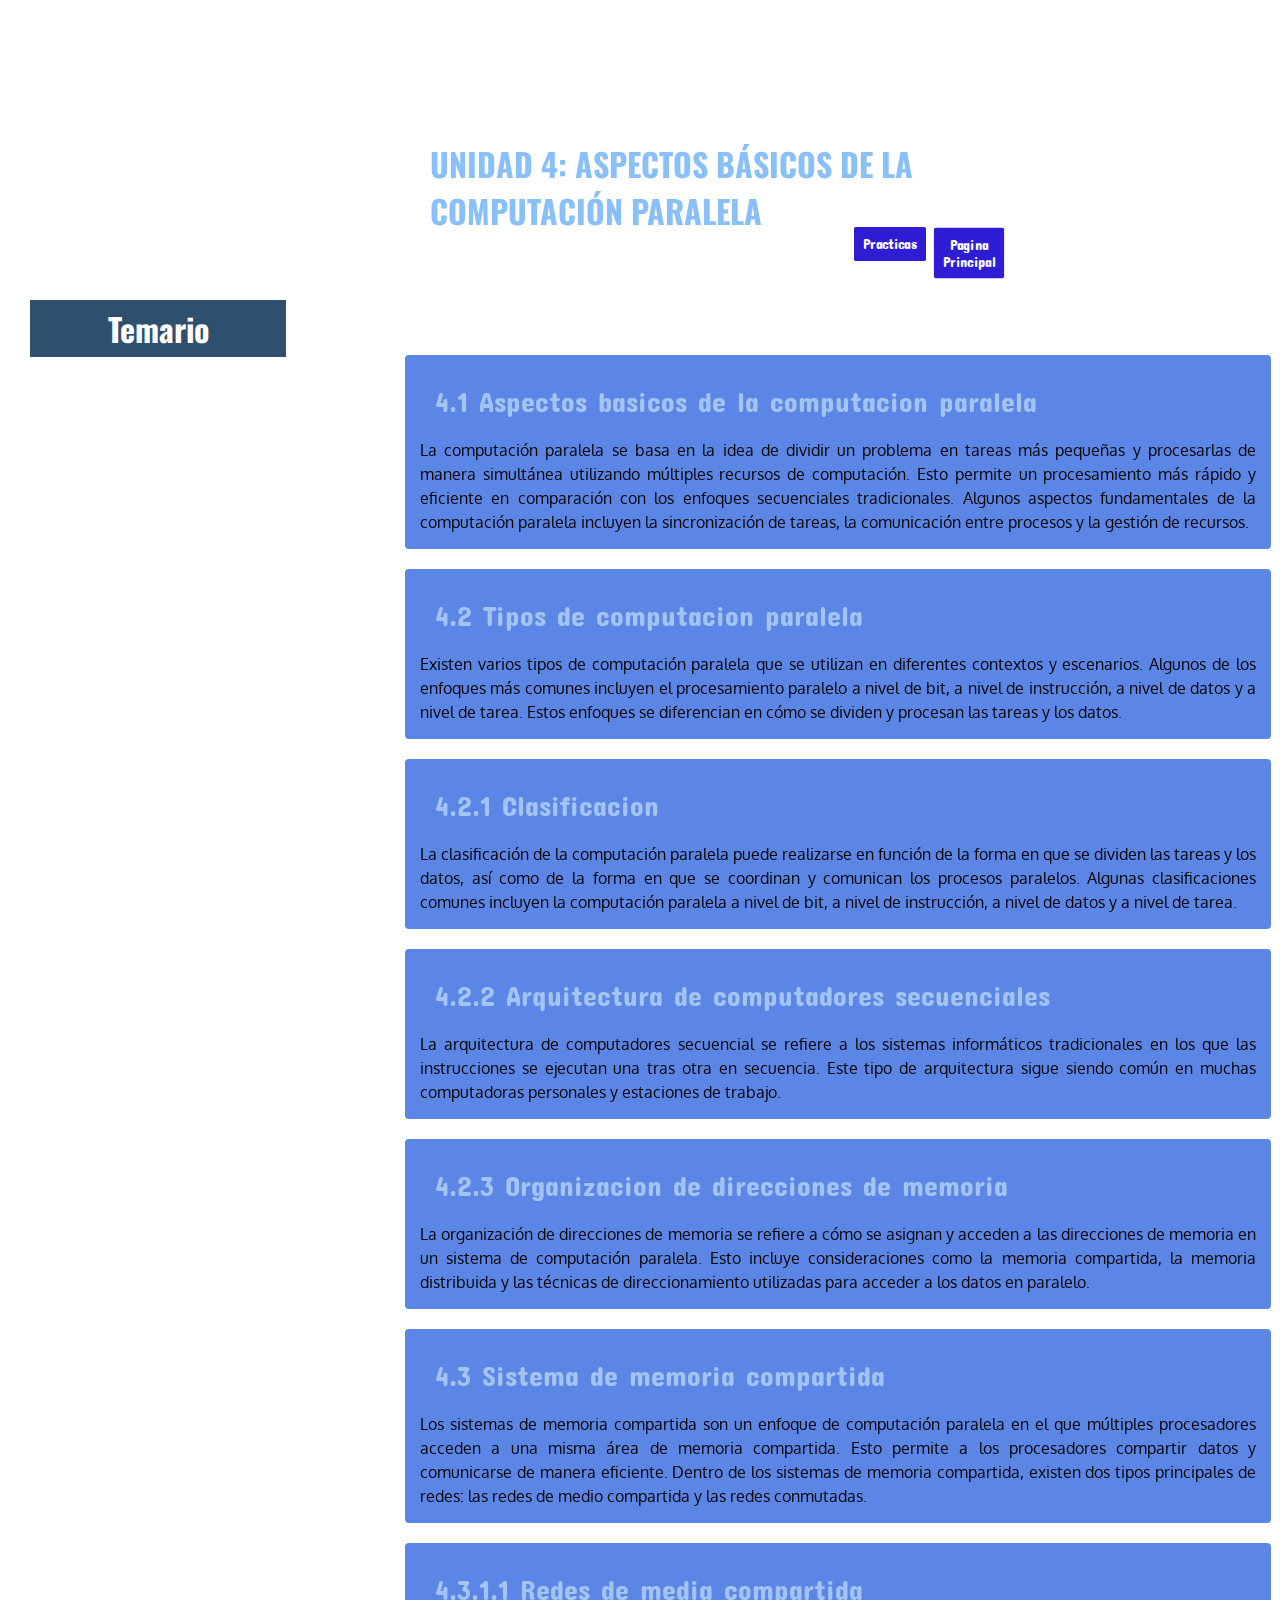
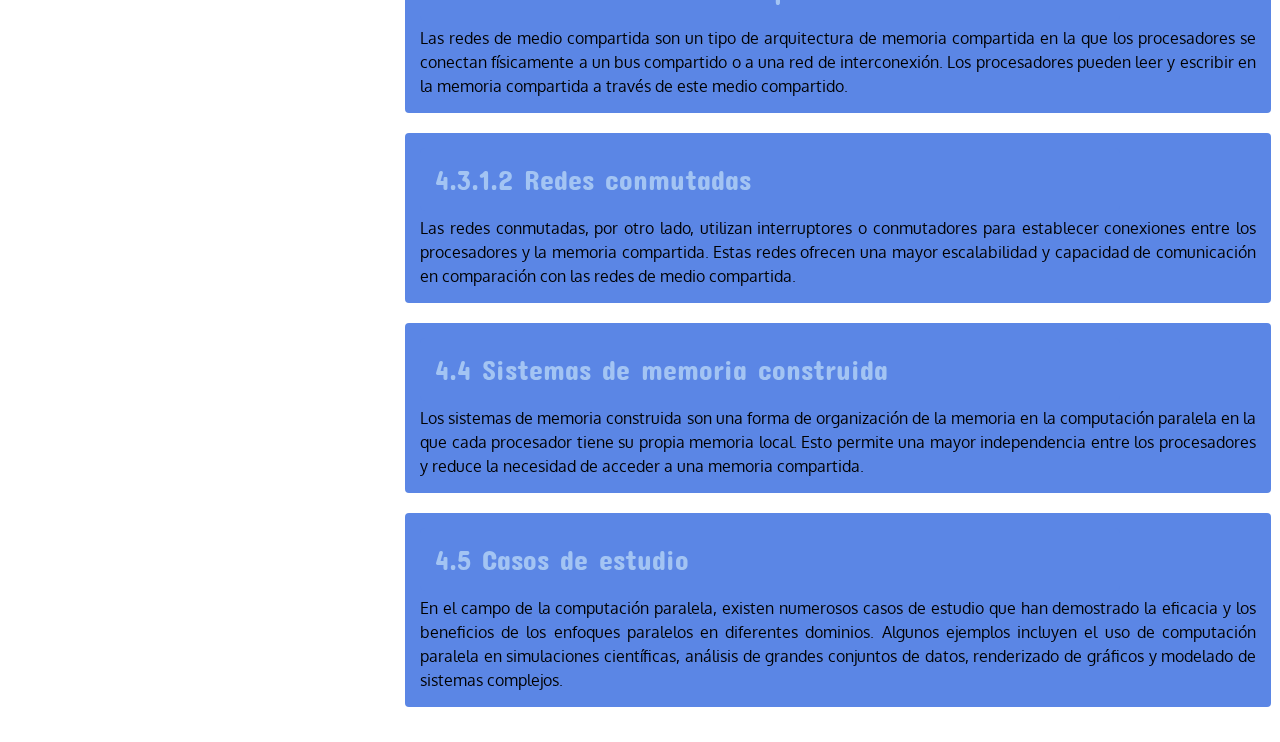
<file: index/indexU4.html>
<!DOCTYPE html>
<html lang="en">
  <head>
    <meta charset="UTF-8" />
    <meta name="viewport" content="width=device-width, initial-scale=1.0" />
    <link rel="preconnect" href="https://fonts.googleapis.com" />
    <link rel="shortcut icon" href="../ImgLeo/Simon.ico" type="image/x-icon" />
    <link rel="preconnect" href="https://fonts.gstatic.com" crossorigin />
    <link
      href="https://fonts.googleapis.com/css2?family=Concert+One&family=Jersey+15&family=Oswald:wght@200..700&family=Oxygen:wght@300;400;700&display=swap"
      rel="stylesheet"
    />
    <link rel="stylesheet" href="../css/styleU1.css" />
    <title>Unidad 4</title>
  </head>

  <body>
    <div class="titleGeneral">
      <h1>UNIDAD 4: ASPECTOS BÁSICOS DE LA COMPUTACIÓN PARALELA</h1>
      <label>
        <br /><button class="btn-home4">
          <a href="Practicas.html">Practicas</a>
        </button>
      </label>
      <label>
        <br /><button class="btn-homeU4">
          <a href="../index.html">Pagina Principal</a>
        </button>
      </label>
    </div>
    <div class="contenedorMain">
      <main>
        <article>
          <h2 id="4.1 Aspectos básicos de la computacion paralela">
            4.1 Aspectos basicos de la computacion paralela
          </h2>
          <p>
            La computación paralela se basa en la idea de dividir un problema en
            tareas más pequeñas y procesarlas de manera simultánea utilizando
            múltiples recursos de computación. Esto permite un procesamiento más
            rápido y eficiente en comparación con los enfoques secuenciales
            tradicionales. Algunos aspectos fundamentales de la computación
            paralela incluyen la sincronización de tareas, la comunicación entre
            procesos y la gestión de recursos.
          </p>
        </article>
        <article>
          <h2 id="4.2 Tipos de computacion paralela">
            4.2 Tipos de computacion paralela
          </h2>
          <p>
            Existen varios tipos de computación paralela que se utilizan en
            diferentes contextos y escenarios. Algunos de los enfoques más
            comunes incluyen el procesamiento paralelo a nivel de bit, a nivel
            de instrucción, a nivel de datos y a nivel de tarea. Estos enfoques
            se diferencian en cómo se dividen y procesan las tareas y los datos.
          </p>
        </article>
        <article>
          <h2 id="4.2.1 Clasificacion">4.2.1 Clasificacion</h2>
          <p>
            La clasificación de la computación paralela puede realizarse en
            función de la forma en que se dividen las tareas y los datos, así
            como de la forma en que se coordinan y comunican los procesos
            paralelos. Algunas clasificaciones comunes incluyen la computación
            paralela a nivel de bit, a nivel de instrucción, a nivel de datos y
            a nivel de tarea.
          </p>
        </article>
        <article>
          <h2 id="4.2.2 Arquitectura de computadores secuenciales">
            4.2.2 Arquitectura de computadores secuenciales
          </h2>
          <p>
            La arquitectura de computadores secuencial se refiere a los sistemas
            informáticos tradicionales en los que las instrucciones se ejecutan
            una tras otra en secuencia. Este tipo de arquitectura sigue siendo
            común en muchas computadoras personales y estaciones de trabajo.
          </p>
        </article>
        <article>
          <h2 id="4.2.3 Organizacion de direcciones de memoria">
            4.2.3 Organizacion de direcciones de memoria
          </h2>
          <p>
            La organización de direcciones de memoria se refiere a cómo se
            asignan y acceden a las direcciones de memoria en un sistema de
            computación paralela. Esto incluye consideraciones como la memoria
            compartida, la memoria distribuida y las técnicas de
            direccionamiento utilizadas para acceder a los datos en paralelo.
          </p>
        </article>
        <article>
          <h2 id="4.3 Sistema de memoria compartida">
            4.3 Sistema de memoria compartida
          </h2>
          <p>
            Los sistemas de memoria compartida son un enfoque de computación
            paralela en el que múltiples procesadores acceden a una misma área
            de memoria compartida. Esto permite a los procesadores compartir
            datos y comunicarse de manera eficiente. Dentro de los sistemas de
            memoria compartida, existen dos tipos principales de redes: las
            redes de medio compartida y las redes conmutadas.
          </p>
        </article>
        <article>
          <h2 id="4.3.1.1 Redes de media compartida">
            4.3.1.1 Redes de media compartida
          </h2>
          <p>
            Las redes de medio compartida son un tipo de arquitectura de memoria
            compartida en la que los procesadores se conectan físicamente a un
            bus compartido o a una red de interconexión. Los procesadores pueden
            leer y escribir en la memoria compartida a través de este medio
            compartido.
          </p>
        </article>
        <article>
          <h2 id="4.3.1.2 Redes conmutadas">4.3.1.2 Redes conmutadas</h2>
          <p>
            Las redes conmutadas, por otro lado, utilizan interruptores o
            conmutadores para establecer conexiones entre los procesadores y la
            memoria compartida. Estas redes ofrecen una mayor escalabilidad y
            capacidad de comunicación en comparación con las redes de medio
            compartida.
          </p>
        </article>
        <article>
          <h2 id="4.4 Sistemas de memoria construida">
            4.4 Sistemas de memoria construida
          </h2>
          <p>
            Los sistemas de memoria construida son una forma de organización de
            la memoria en la computación paralela en la que cada procesador
            tiene su propia memoria local. Esto permite una mayor independencia
            entre los procesadores y reduce la necesidad de acceder a una
            memoria compartida.
          </p>
        </article>
        <article>
          <h2 id="4.5 Casos de estudio">4.5 Casos de estudio</h2>
          <p>
            En el campo de la computación paralela, existen numerosos casos de
            estudio que han demostrado la eficacia y los beneficios de los
            enfoques paralelos en diferentes dominios. Algunos ejemplos incluyen
            el uso de computación paralela en simulaciones científicas, análisis
            de grandes conjuntos de datos, renderizado de gráficos y modelado de
            sistemas complejos.
          </p>
        </article>
      </main>
    </div>
    <div class="titleTema">
      <h4>Temario</h4>
    </div>
    <aside class="Temario">
      <ul>
        <li>
          <a href="#4.1 Aspectos básicos de la computacion paralela"
            >4.1 Aspectos basicos de la computacion paralela</a
          >
        </li>
      </ul>
      <ul>
        <li>
          <a href="#4.2 Tipos de computacion paralela"
            >4.2 Tipos de computacion paralela</a
          >
        </li>
        <li><a href="#4.2.1 Clasificacion">4.2.1 Clasificacion</a></li>
        <li>
          <a href="#4.2.2 Arquitectura de computadores secuenciales"
            >4.2.2 Arquitectura de computadores secuenciales</a
          >
        </li>
        <li>
          <a href="#4.2.3 Organizacion de direcciones de memoria"
            >4.2.3 Organizacion de direcciones de memoria</a
          >
        </li>
      </ul>
      <ul>
        <li>
          <a href="#4.3 Sistema de memoria compartida"
            >4.3 Sistema de memoria compartida</a
          >
        </li>
        <li>
          <a href="#4.3.1.1 Redes de media compartida"
            >4.3.1.1 Redes de media compartida</a
          >
        </li>
        <li>
          <a href="#4.3.1.2 Redes conmutadas">4.3.1.2 Redes conmutadas</a>
        </li>
      </ul>
      <ul>
        <li>
          <a href="#4.4 Sistemas de memoria construida"
            >4.4 Sistemas de memoria construida</a
          >
        </li>
      </ul>
      <ul>
        <li><a href="#4.5 Casos de estudio">4.5 Casos de estudio</a></li>
      </ul>
    </aside>
  </body>
</html>
</file>
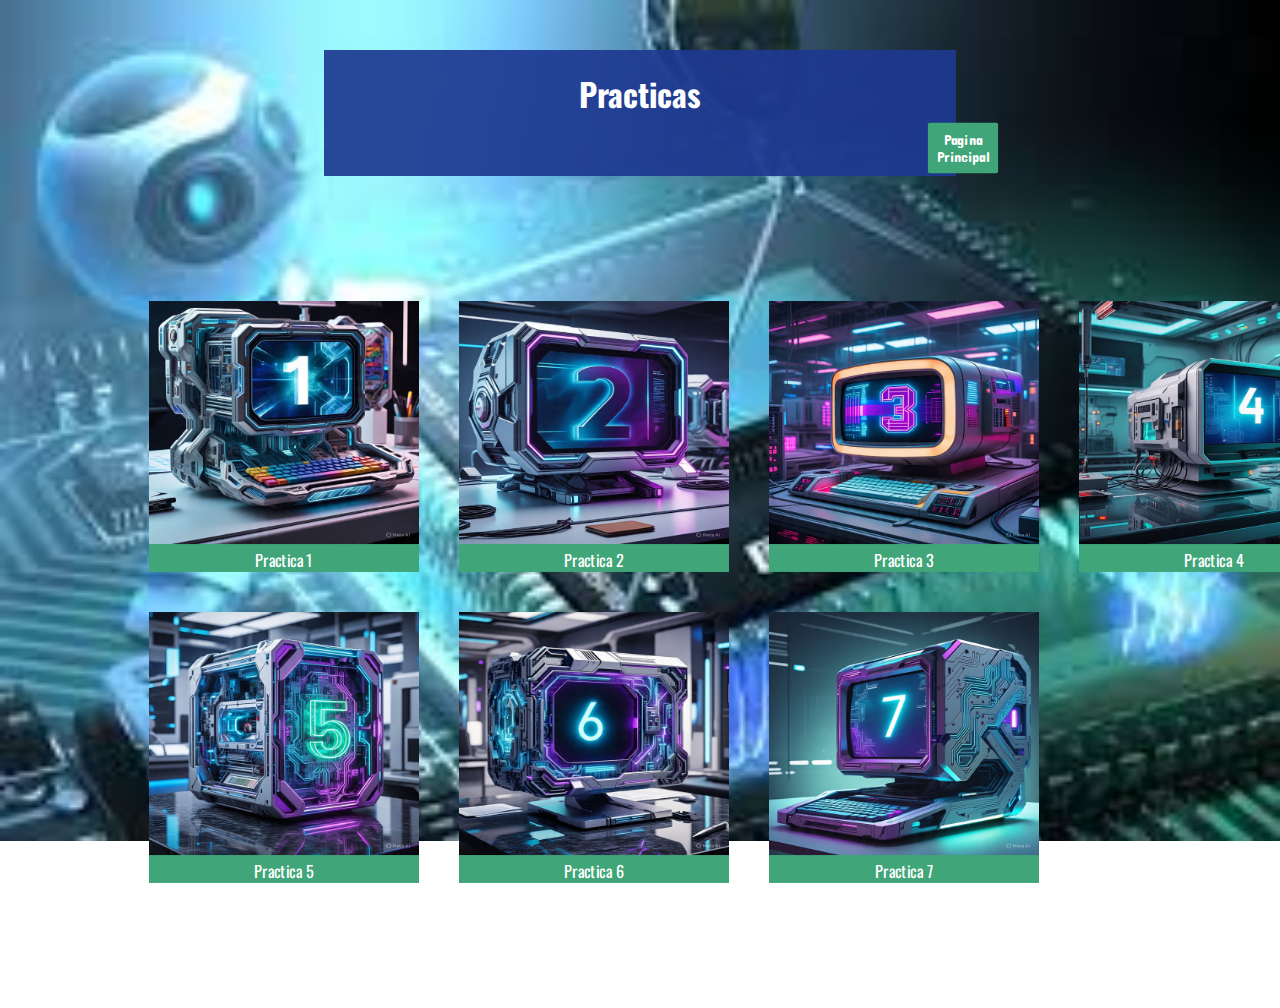
<file: index/Practicas.html>
<!DOCTYPE html>
<html lang="en">
  <head>
    <meta charset="UTF-8" />
    <meta name="viewport" content="width=device-width, initial-scale=1.0" />
    <link rel="shortcut icon" href="../ImgLeo/Simon.ico" type="image/x-icon" />
    <link rel="preconnect" href="https://fonts.googleapis.com" />
    <link rel="preconnect" href="https://fonts.gstatic.com" crossorigin />
    <link
      href="https://fonts.googleapis.com/css2?family=Concert+One&family=Jersey+15&family=Oswald:wght@200..700&family=Oxygen:wght@300;400;700&display=swap"
      rel="stylesheet"
    />
    <title>Practicas</title>
  </head>
  <style>
    .titleGeneral {
      width: 50%;
      background-color: rgba(29, 56, 144, 0.923);
      margin: 50px auto;
      position: relative;
    }

    body {
      background-image: url("../imagenes/fondo1.jpg");
      background-clip: border-box;

      background-attachment: fixed;
      background-repeat: no-repeat;
      background-size: 100%;
      height: auto;
    }

    .contenedorPracticas {
      width: 80%;
      display: grid;
      grid-template-columns: 1fr 1fr 1fr 1fr;
      grid-gap: 10px;
      margin: 100px auto;
      padding: 10px;
    }

    .titleGeneral h1 {
      color: white;
      font-size: 32px;
      padding: 20px;
      font-family: "Oswald", sans-serif;
      text-align: center;
      position: relative;
    }

    #practica1 {
      width: 300px;
      height: 270px;
      grid-column: 1;
      grid-row: 1;
    }

    #practica2 {
      width: 300px;
      height: 270px;
      grid-column: 2;
      grid-row: 1;
    }

    #practica3 {
      width: 300px;
      height: 270px;
      grid-column: 3;
      grid-row: 1;
    }

    #practica4 {
      width: 300px;
      height: 270px;
      grid-column: 4;
      grid-row: 1;
    }

    #practica5 {
      width: 300px;
      height: 270px;
      grid-column: 2;
    }

    a {
      transform: scale(0.9);
      transition: transform 0.5s ease-in-out;
      text-decoration: none;
      color: white;
      background-color: #40a578;
      text-align: center;
      font-size: 18px;
      font-family: "Oswald", sans-serif;
    }

    a:hover {
      transform: scale(1.05);
      transition: transform 0.5s ease-in-out;
      background-color: #006769;
    }

    .btn-P {
      position: absolute;
      top: 70px;
      left: 600px;
      display: block;
      background-color: #40a578;
      text-decoration: none;
      padding: 10px;
      border: 0;
      border-radius: 2px;
      transform: scale(0.9);
      transition: transform 0.5s ease-in-out;
    }

    .btn-P a {
      color: #fff;
      font-family: "Concert One", sans-serif;
      font-size: 15px;
    }

    .btn-P:hover {
      transform: scale(1.1);
      transition: transform 0.5s ease-in-out;
      background-color: #006769;
    }
  </style>

  <body>
    <div class="titleGeneral">
      <h1>Practicas</h1>
      <label>
        <br /><button class="btn-P">
          <a href="../index.html">Pagina Principal</a>
        </button>
      </label>
    </div>
    <div class="contenedorPracticas">
      <a href="../reportes/Reporte Práctica 1.pdf"
        ><img src="../imagenes/Comp1.jpg"alt="" id="practica1" />Practica 1</a
      >
      <a href="../reportes/PRACTICA 2 AC.pdf"
        ><img src="../imagenes/Comp2.jpg" alt="" id="practica2" />Practica 2</a
      >
      <a href="../reportes/Reporte Practica 3.pdf"
        ><img src="../imagenes/Comp3.jpg" alt="" id="practica3" />Practica 3</a
      >
      <a href="../reportes/REPORTE PRACTICA 4 AC.pdf"
        ><img src="../imagenes/Comp4.jpg" alt="" id="practica4" />Practica 4</a
      >
      <a href="../reportes/Reporte Practica 5.pdf"
        ><img src="../imagenes/Comp5.jpg" alt="" id="practica4" />Practica 5</a
      >
	  <a href= "../reportes/Diseño de Equipos.pdf"
        ><img src="../imagenes/Comp6.jpg" alt="" id="practica4" />Practica 6</a
      >
	  <a href= "../reportes/Cotización de Equipos.pdf"
        ><img src="../imagenes/Comp7.jpg" alt="" id="practica4" />Practica 7</a
      >
    </div>
  </body>
</html>
</file>
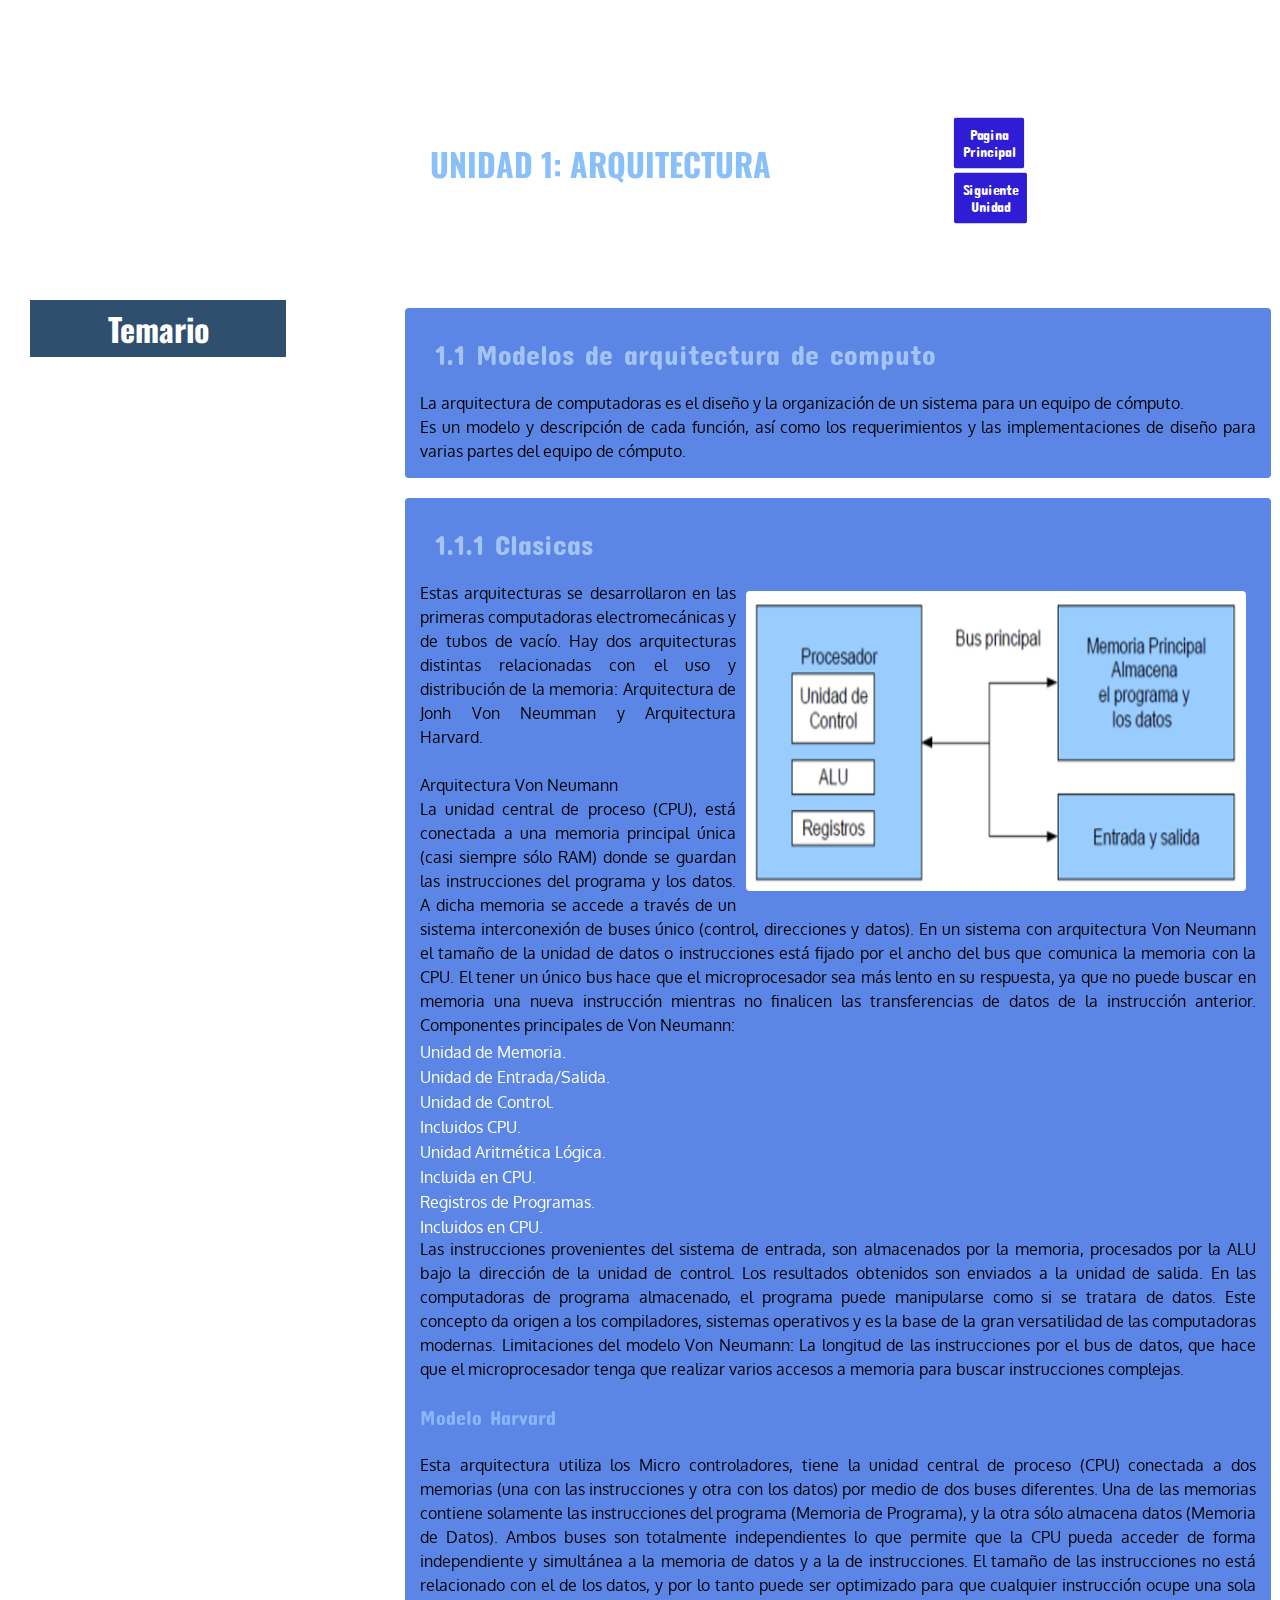
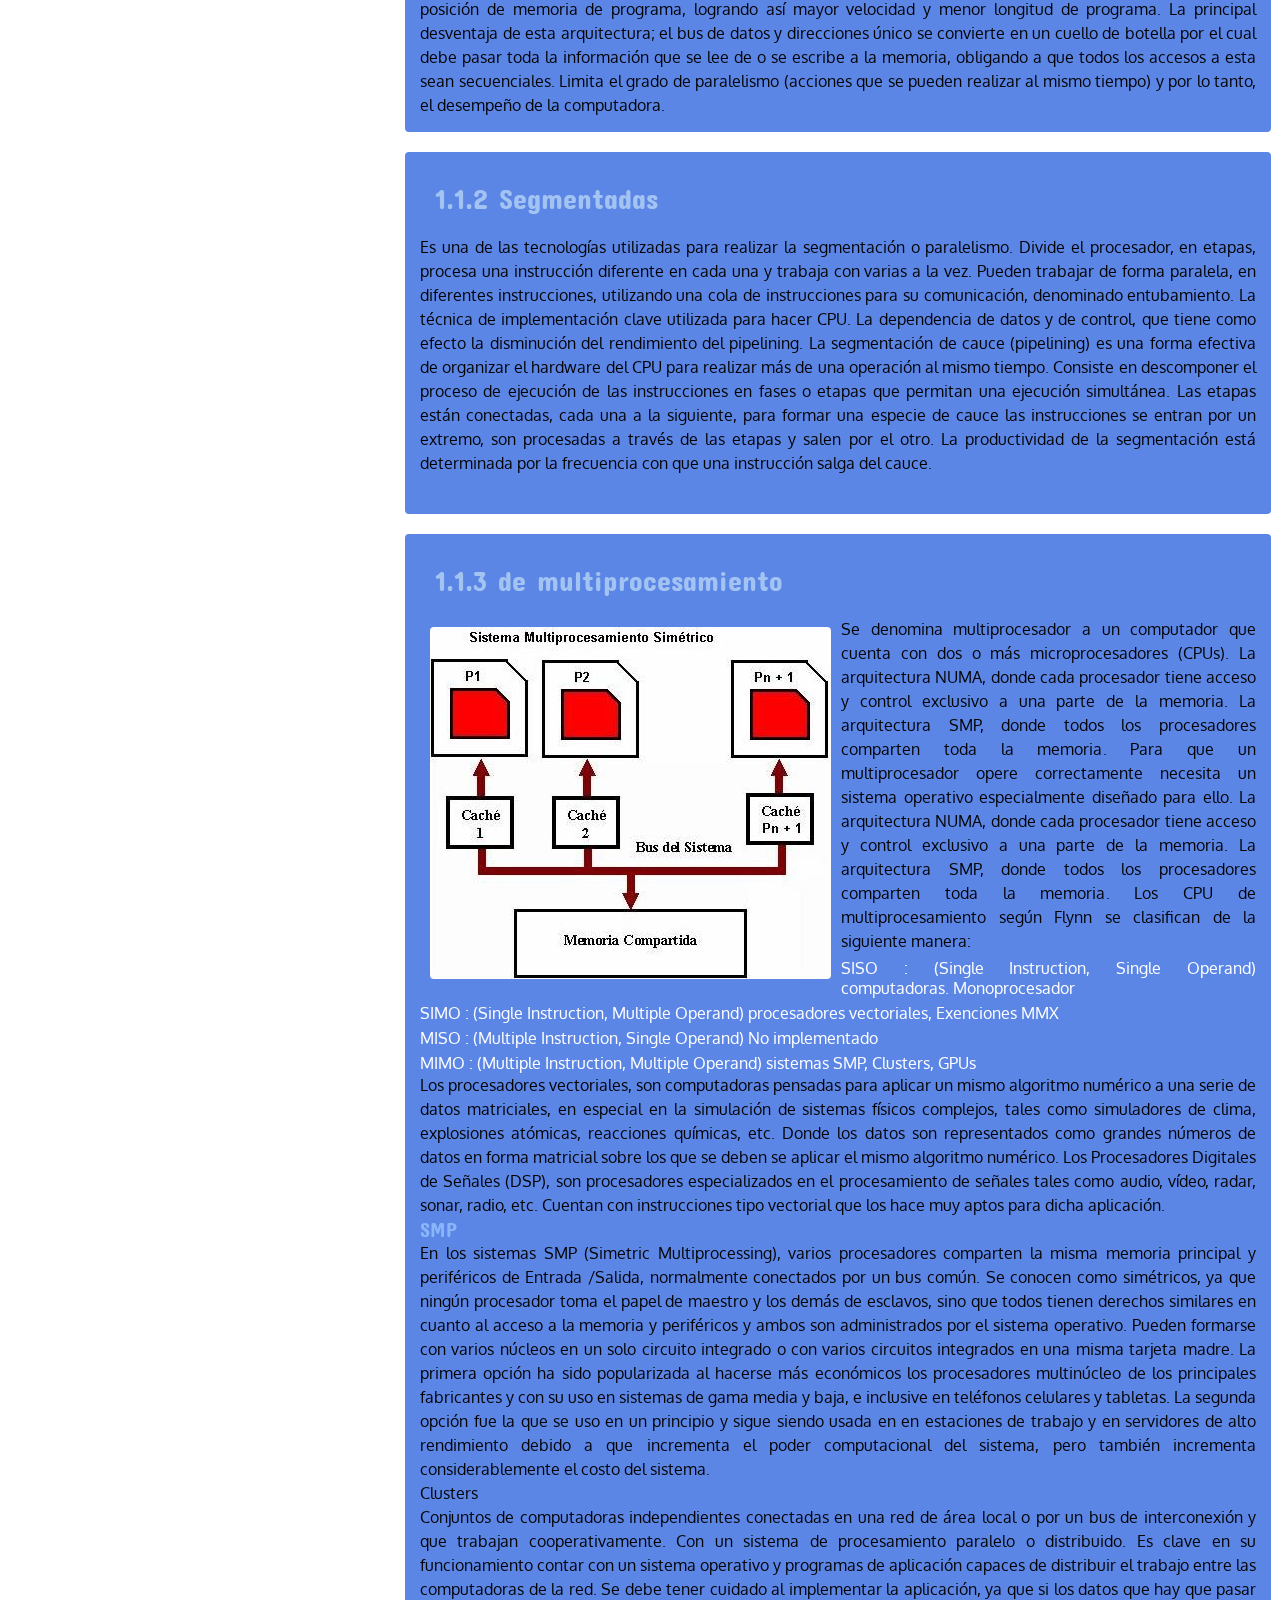
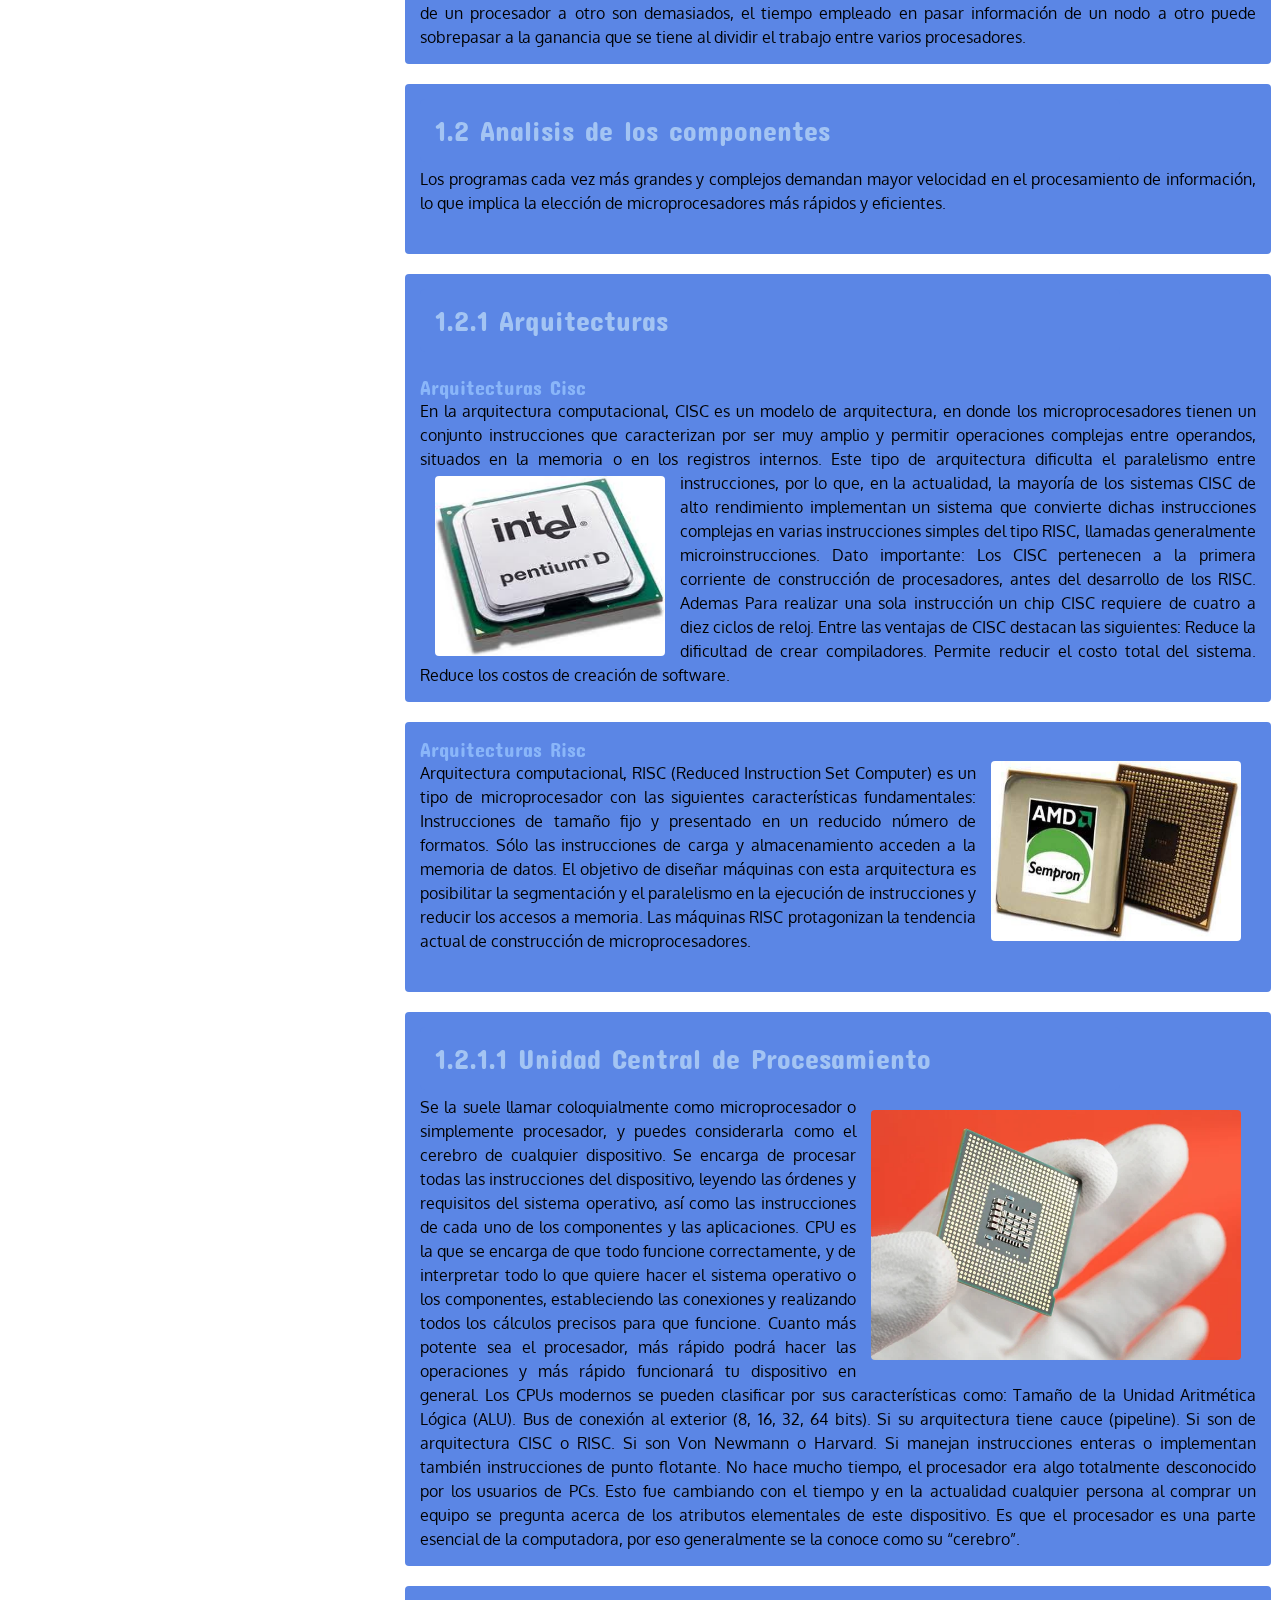
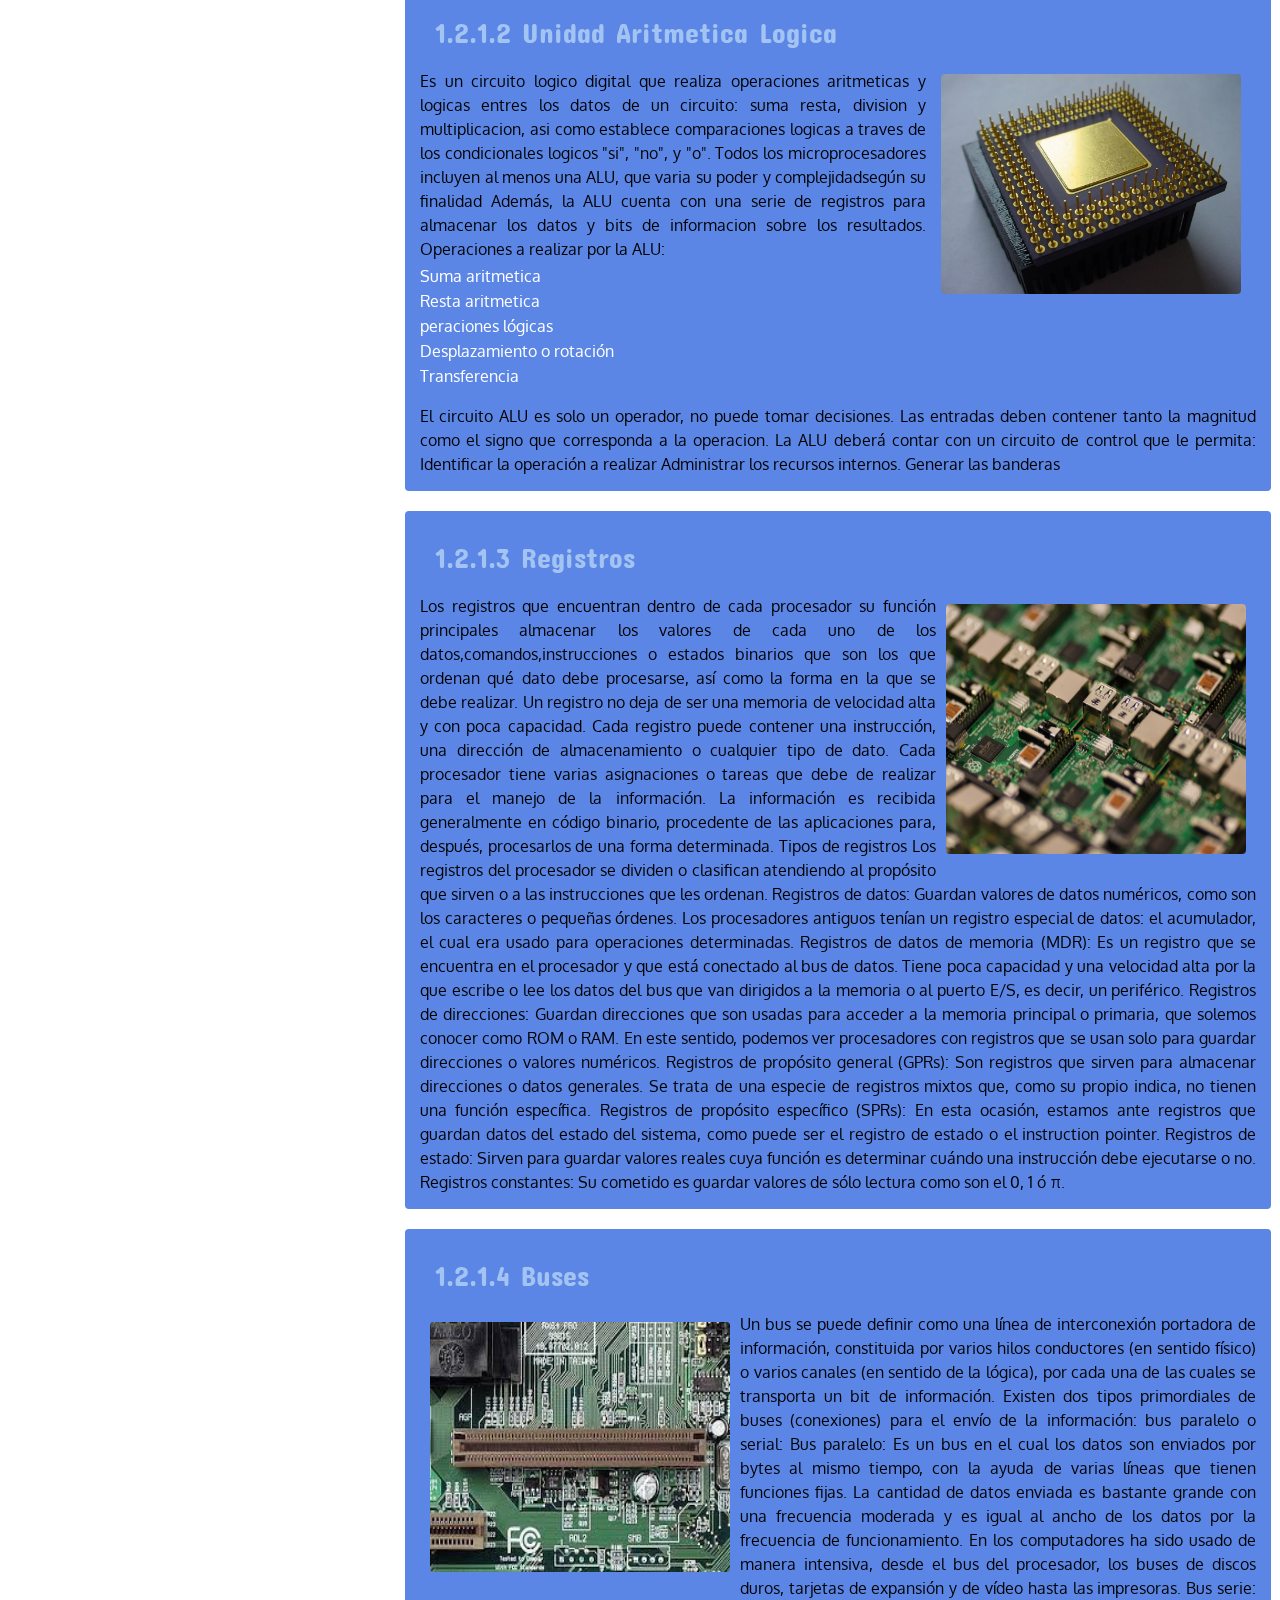
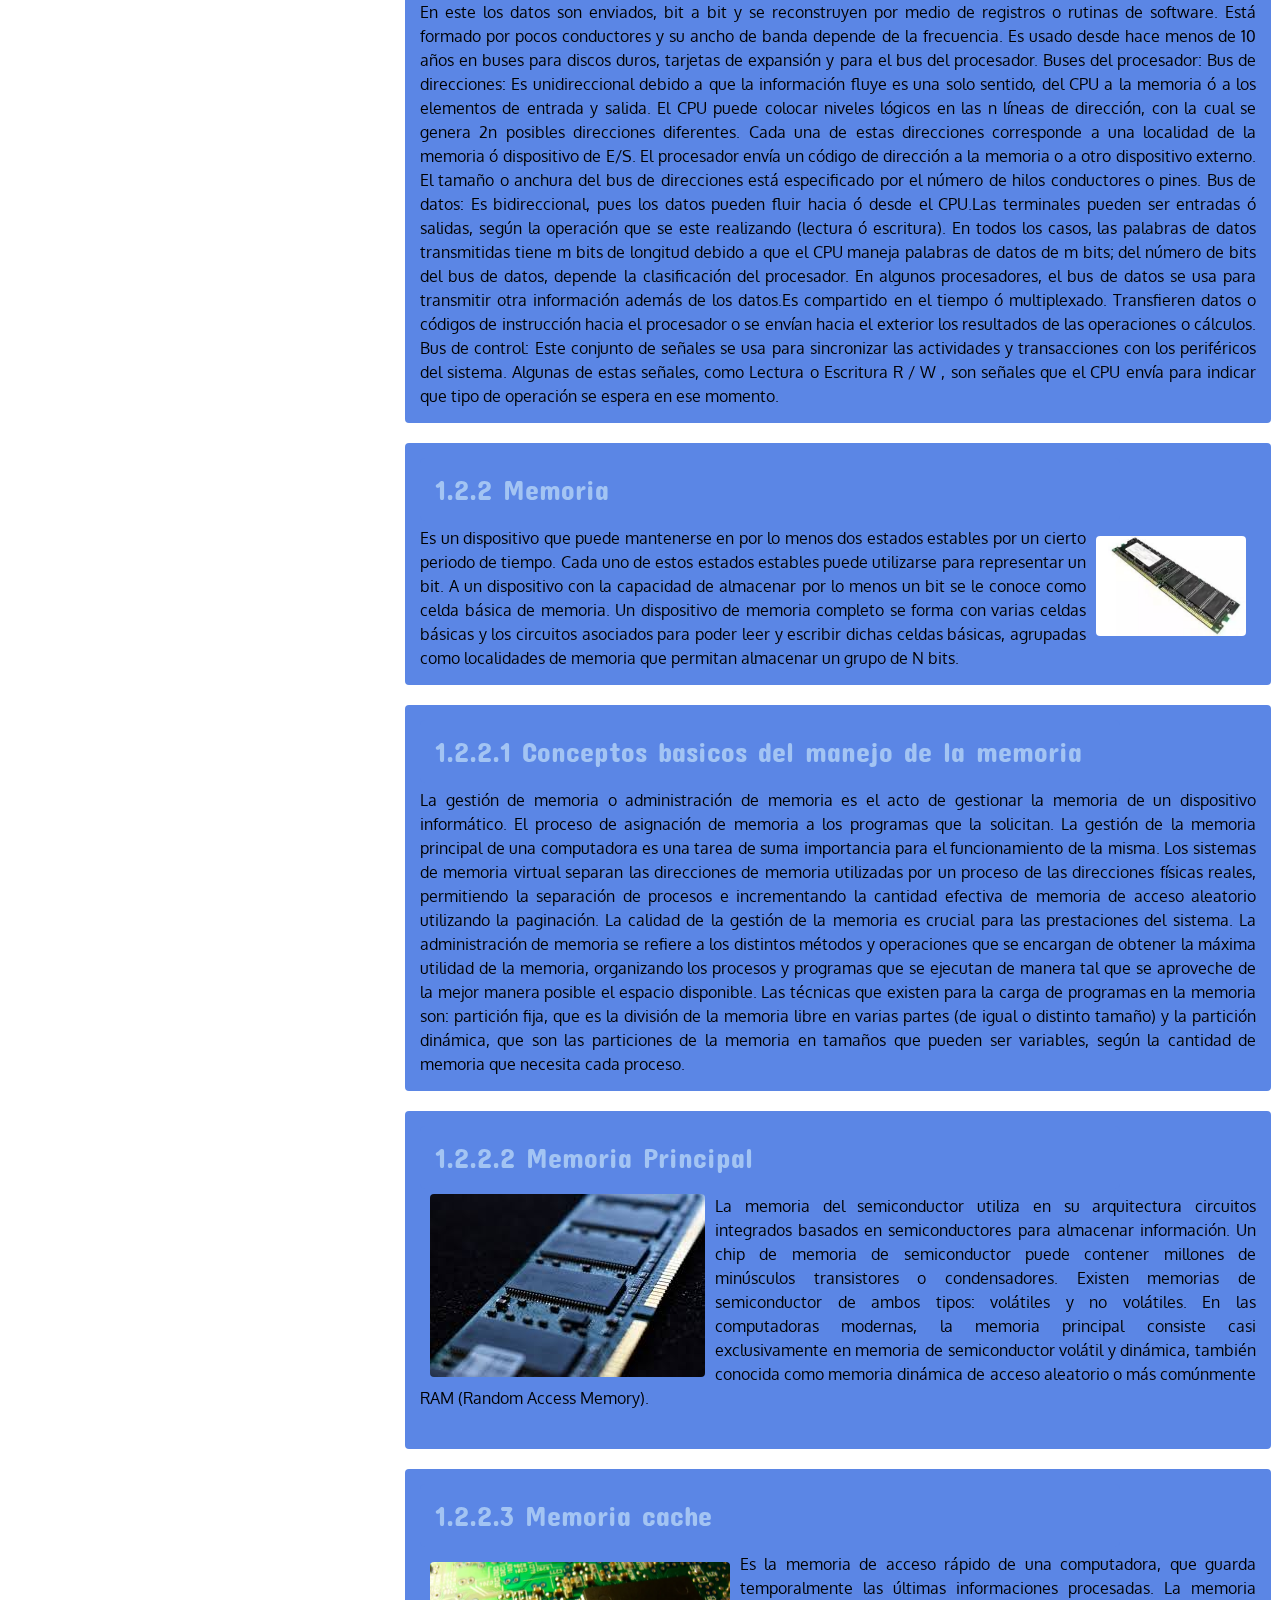
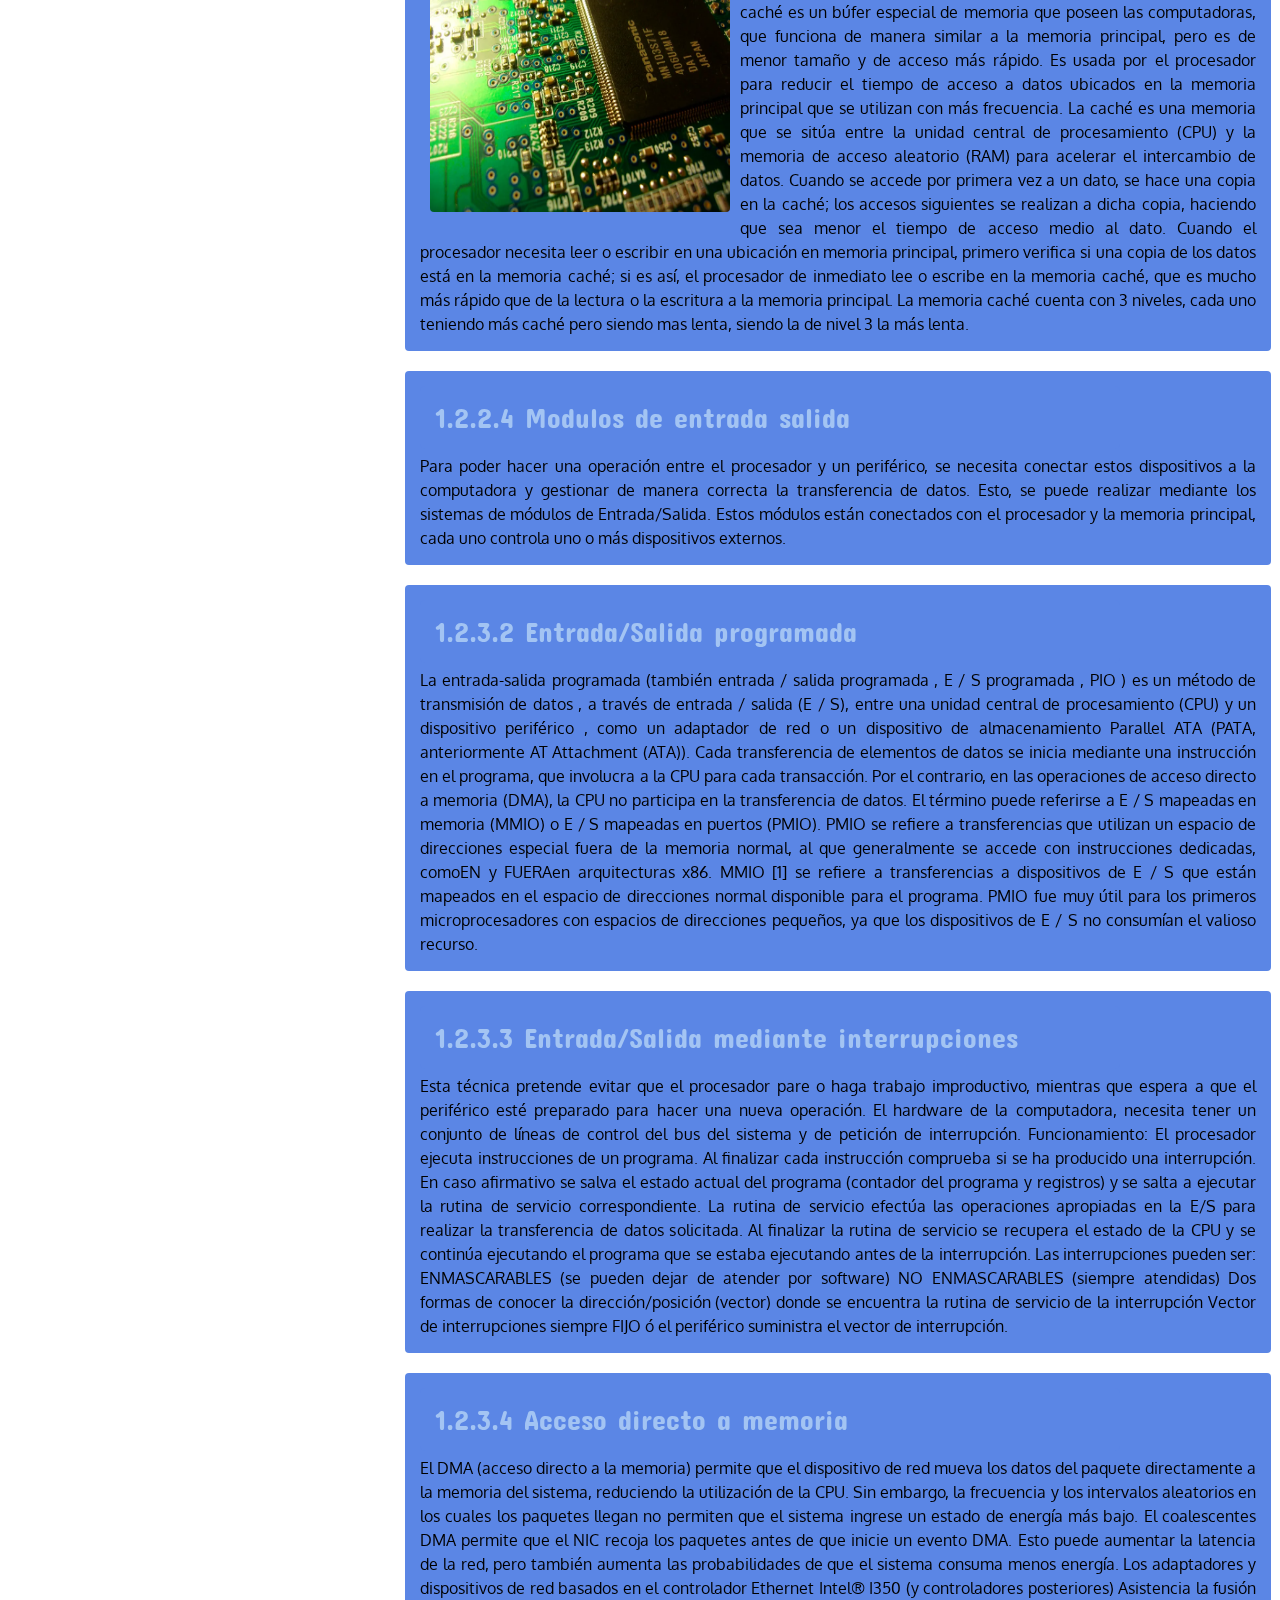
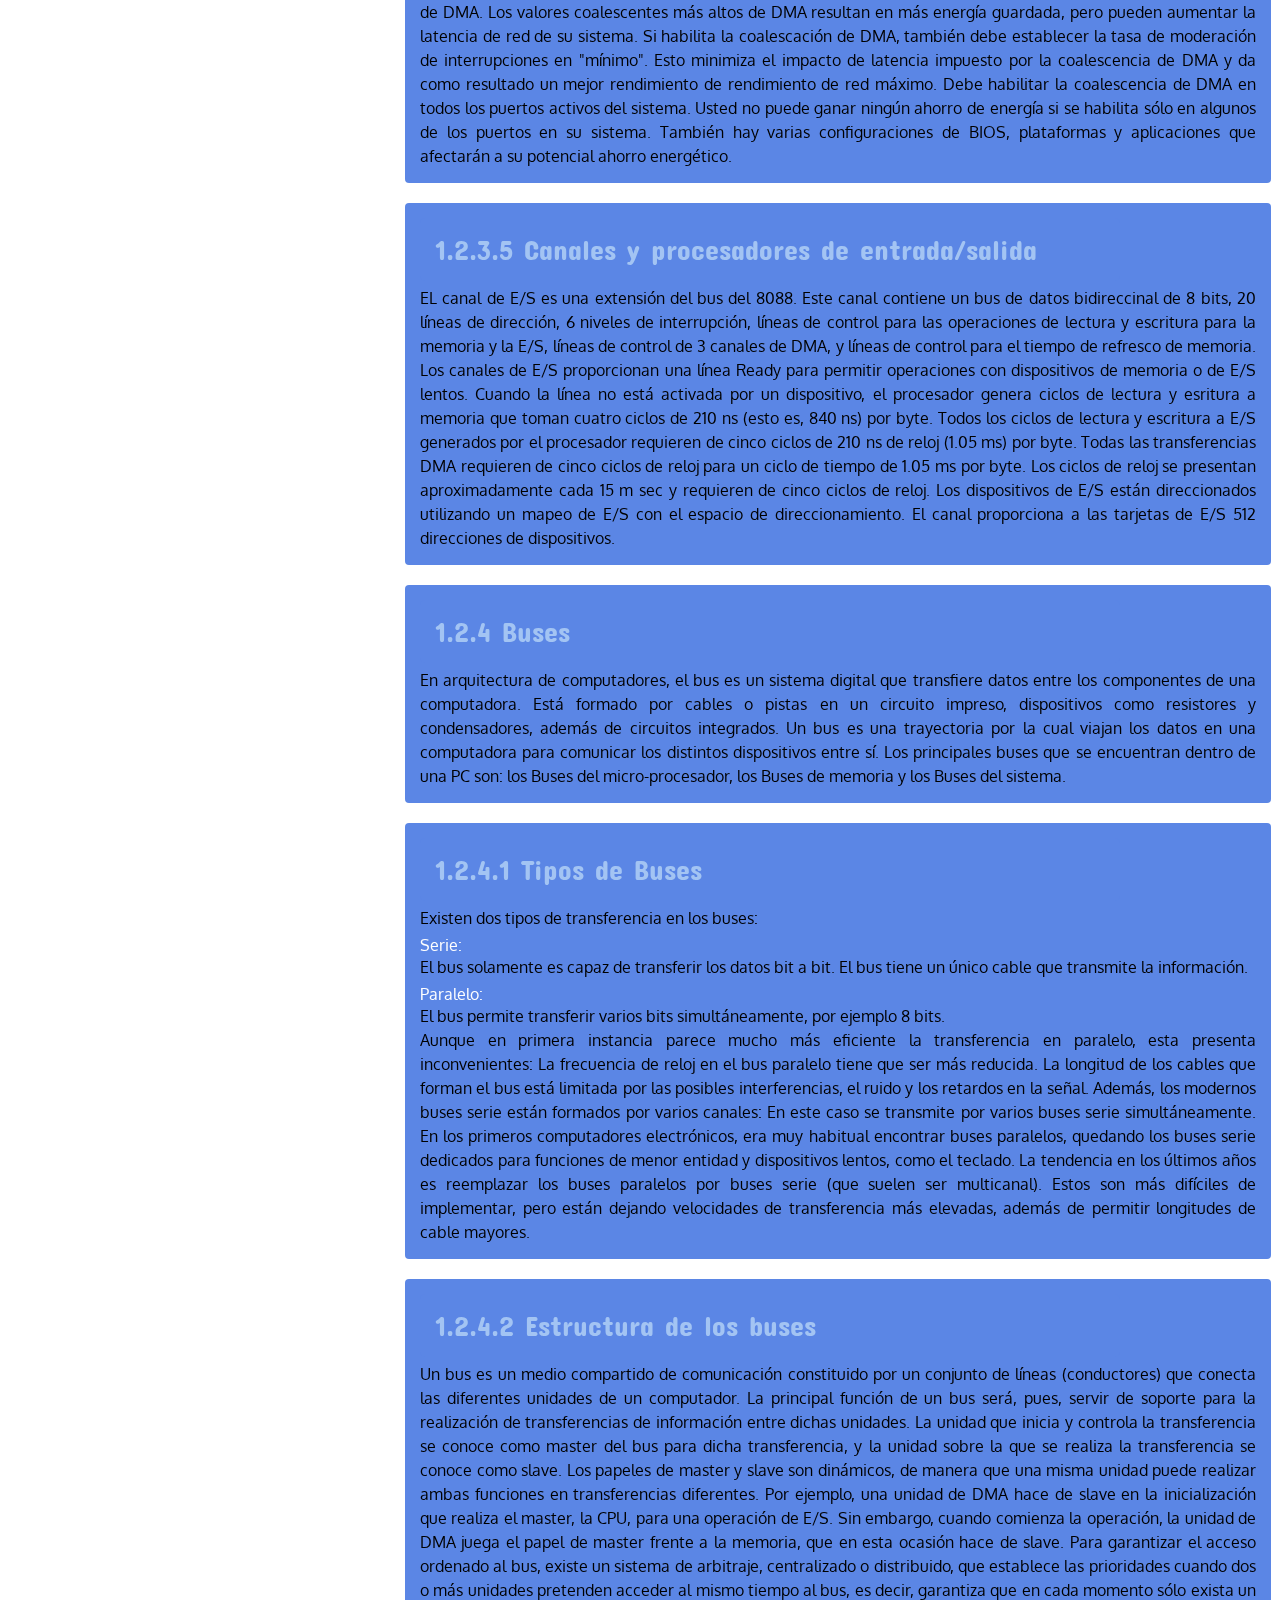
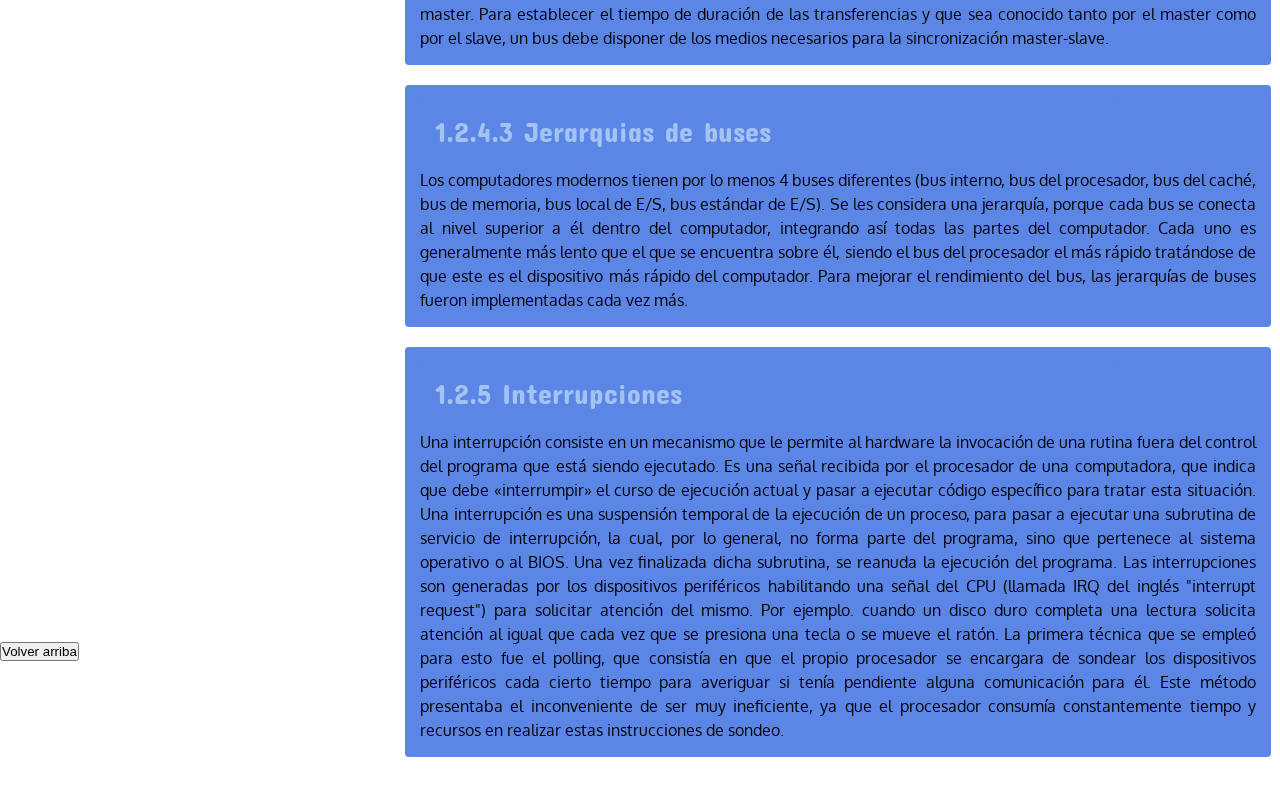
<file: index/Unidad1.html>
<!DOCTYPE html>
<html lang="en">

<head>
    <meta charset="UTF-8">
    <meta name="viewport" content="width=device-width, initial-scale=1.0">
    <link rel="stylesheet" href="../css/styleU1.css">
    <link rel="preconnect" href="https://fonts.googleapis.com">
    <link rel="preconnect" href="https://fonts.gstatic.com" crossorigin>
    <link rel="shortcut icon" href="../ImgLeo/Simon.ico" type="image/x-icon">
    <link
        href="https://fonts.googleapis.com/css2?family=Concert+One&family=Jersey+15&family=Oswald:wght@200..700&family=Oxygen:wght@300;400;700&display=swap"
        rel="stylesheet">
    <title>Unidad 1</title>
</head>

<body>
    <div class="titleGeneral">
        <h1>UNIDAD 1: ARQUITECTURA</h1>
        <label>
            <br><button class="btn-home"> <a href="../index.html">Pagina Principal</a></button>
        </label>
        <label>
            <br><button class="btn-home2"> <a href="Unidad2.html">Siguiente Unidad</a></button>
        </label>
    </div>

    <div class="contenedorMain">
        <main>
            <article>
                <h2 id="1.1 Modelos de arquitectura de computo">1.1 Modelos de arquitectura de computo</h2>
                <p>La arquitectura de computadoras es el diseño y la organización de un sistema para un equipo de
                    cómputo.
                    <br>Es un
                    modelo y descripción de cada función, así como los requerimientos y las implementaciones de diseño
                    para
                    varias
                    partes del equipo de cómputo.
                    <br>
                </p>
            </article>
            <article>

                <h2 id="1.1.1 Clasicas">1.1.1 Clasicas</h2>
                <p>
                    <img src="../imagenes/ejemplo1.png" alt="" style="float: right; width: 500px; height: 300px; margin: 10px;">
                    Estas arquitecturas se desarrollaron en las primeras computadoras electromecánicas y de tubos de
                    vacío.
                    Hay dos arquitecturas distintas relacionadas con el uso y distribución de la memoria: Arquitectura
                    de
                    Jonh
                    Von
                    Neumman y Arquitectura Harvard.
                    <br>

                    <br>
                    Arquitectura Von Neumann<br>
                    La unidad central de proceso (CPU), está conectada a una memoria principal única (casi siempre sólo
                    RAM)
                    donde
                    se guardan las instrucciones del programa y los datos.
                    A dicha memoria se accede a través de un sistema interconexión de buses único (control, direcciones
                    y
                    datos).
                    En un sistema con arquitectura Von Neumann el tamaño de la unidad de datos o instrucciones está
                    fijado
                    por
                    el
                    ancho del bus que comunica la memoria con la CPU.
                    El tener un único bus hace que el microprocesador sea más lento en su respuesta, ya que no puede
                    buscar
                    en
                    memoria una nueva instrucción mientras no finalicen las transferencias de datos de la instrucción
                    anterior.
                    Componentes principales de Von Neumann:
                </p>
                <ol>
                    <li>Unidad de Memoria.</li>
                    <li>Unidad de Entrada/Salida.</li>
                    <li>Unidad de Control.</li>
                    <li>Incluidos CPU.</li>
                    <li>Unidad Aritmética Lógica.</li>
                    <li>Incluida en CPU.</li>
                    <li>Registros de Programas.</li>
                    <li>Incluidos en CPU.</li>
                </ol>

                <p> Las instrucciones provenientes del sistema de entrada, son almacenados por la memoria, procesados
                    por la
                    ALU bajo la
                    dirección de la unidad de control.
                    Los resultados obtenidos son enviados a la unidad de salida.
                    En las computadoras de programa almacenado, el programa puede manipularse como si se tratara de
                    datos.
                    Este concepto da origen a los compiladores, sistemas operativos y es la base de la gran versatilidad
                    de
                    las
                    computadoras modernas.
                    Limitaciones del modelo Von Neumann: La longitud de las instrucciones por el bus de datos, que hace
                    que
                    el
                    microprocesador tenga que realizar varios accesos a memoria para buscar instrucciones complejas.
                    <br>
                    <br>
            </p>
            <h3>Modelo Harvard </h3>
            <p>
                
            
               <br>
                Esta arquitectura utiliza los Micro controladores, tiene la unidad central de proceso (CPU)
                conectada a
                dos memorias
                (una con las instrucciones y otra con los datos) por medio de dos buses diferentes.
                Una de las memorias contiene solamente las instrucciones del programa (Memoria de Programa), y la
                otra
                sólo almacena
                datos (Memoria de Datos).
                Ambos buses son totalmente independientes lo que permite que la CPU pueda acceder de forma
                independiente
                y
                simultánea a la memoria de datos y a la de instrucciones.
                El tamaño de las instrucciones no está relacionado con el de los datos, y por lo tanto puede ser
                optimizado para que
                cualquier instrucción ocupe una sola posición de memoria de programa, logrando así mayor velocidad y
                menor longitud
                de programa.
                La principal desventaja de esta arquitectura; el bus de datos y direcciones único se convierte en un
                cuello de
                botella por el cual debe pasar toda la información que se lee de o se escribe a la memoria,
                obligando a
                que todos
                los accesos a esta sean secuenciales.
                Limita el grado de paralelismo (acciones que se pueden realizar al mismo tiempo) y por lo tanto, el
                desempeño de la
                computadora.</p>

            </article>

            <article>
                <h2 id="1.1.2 Segmentadas">1.1.2 Segmentadas</h2>
                <p>
                    
                    Es una de las tecnologías utilizadas para realizar la segmentación o paralelismo. Divide el
                    procesador,
                    en
                    etapas, procesa una instrucción diferente en cada una y trabaja con varias a la vez.
                    Pueden trabajar de forma paralela, en diferentes instrucciones, utilizando una cola de instrucciones
                    para su
                    comunicación, denominado entubamiento.
                    La técnica de implementación clave utilizada para hacer CPU.
                    La dependencia de datos y de control, que tiene como efecto la disminución del rendimiento del
                    pipelining.
                    La segmentación de cauce (pipelining) es una forma efectiva de organizar el hardware del CPU para
                    realizar
                    más
                    de una operación al mismo tiempo.
                    Consiste en descomponer el proceso de ejecución de las instrucciones en fases o etapas que permitan
                    una
                    ejecución simultánea.
                    Las etapas están conectadas, cada una a la siguiente, para formar una especie de cauce las
                    instrucciones
                    se
                    entran por un extremo, son procesadas a través de las etapas y salen por el otro. La productividad
                    de la
                    segmentación está determinada por la frecuencia con que una instrucción salga del cauce.
                    <br>
                    <br>
                </p>

            </article>
            <article>
                <h2 id="1.1.3 de multiprocesamiento">1.1.3 de multiprocesamiento</h2>
                <p>
                    <img src="../imagenes/Multi.jpg" alt="" style="float: left; margin: 10px;">
                    Se denomina multiprocesador a un computador que cuenta con dos o más microprocesadores (CPUs).
                    La arquitectura NUMA, donde cada procesador tiene acceso y control exclusivo a una parte de la
                    memoria.
                    La arquitectura SMP, donde todos los procesadores comparten toda la memoria.
                    Para que un multiprocesador opere correctamente necesita un sistema operativo especialmente diseñado
                    para
                    ello.
                    La arquitectura NUMA, donde cada procesador tiene acceso y control exclusivo a una parte de la
                    memoria.
                    La arquitectura SMP, donde todos los procesadores comparten toda la memoria.
                    Los CPU de multiprocesamiento según Flynn se clasifican de la siguiente manera:
                <ul>
                    <li>SISO : (Single Instruction, Single Operand) computadoras. Monoprocesador</li>
                    <li>SIMO : (Single Instruction, Multiple Operand) procesadores vectoriales, Exenciones MMX</li>
                    <li>MISO : (Multiple Instruction, Single Operand) No implementado</li>
                    <li>MIMO : (Multiple Instruction, Multiple Operand) sistemas SMP, Clusters, GPUs</li>
                </ul>
                <p>
                    Los procesadores vectoriales, son computadoras pensadas para aplicar un mismo algoritmo numérico a
                    una
                    serie
                    de
                    datos matriciales, en especial en la simulación de sistemas físicos complejos, tales como
                    simuladores de
                    clima,
                    explosiones atómicas, reacciones químicas, etc.
                    Donde los datos son representados como grandes números de datos en forma matricial sobre los que se
                    deben se
                    aplicar
                    el mismo algoritmo numérico.
                    Los Procesadores Digitales de Señales (DSP), son procesadores especializados en el procesamiento de
                    señales
                    tales
                    como audio, vídeo, radar, sonar, radio, etc. Cuentan con instrucciones tipo vectorial que los hace
                    muy
                    aptos
                    para
                    dicha aplicación.
                </p>

                <h3>SMP</h3>
                <p>
                    En los sistemas SMP (Simetric Multiprocessing), varios procesadores comparten la misma memoria
                    principal
                    y
                    periféricos de Entrada /Salida, normalmente conectados por un bus común.
                    Se conocen como simétricos, ya que ningún procesador toma el papel de maestro y los demás de
                    esclavos,
                    sino
                    que
                    todos tienen derechos similares en cuanto al acceso a la memoria y periféricos y ambos son
                    administrados
                    por
                    el
                    sistema operativo.
                    Pueden formarse con varios núcleos en un solo circuito integrado o con varios circuitos integrados
                    en
                    una
                    misma
                    tarjeta madre.
                    La primera opción ha sido popularizada al hacerse más económicos los procesadores multinúcleo de los
                    principales
                    fabricantes y con su uso en sistemas de gama media y baja, e inclusive en teléfonos celulares y
                    tabletas.
                    La segunda opción fue la que se uso en un principio y sigue siendo usada en en estaciones de trabajo
                    y
                    en
                    servidores
                    de alto rendimiento debido a que incrementa el poder computacional del sistema, pero también
                    incrementa
                    considerablemente el costo del sistema.<br>

                    Clusters<br>
                    Conjuntos de computadoras independientes conectadas en una red de área local o por un bus de
                    interconexión y
                    que
                    trabajan cooperativamente.
                    Con un sistema de procesamiento paralelo o distribuido.
                    Es clave en su funcionamiento contar con un sistema operativo y programas de aplicación capaces de
                    distribuir el
                    trabajo entre las computadoras de la red.
                    Se debe tener cuidado al implementar la aplicación, ya que si los datos que hay que pasar de un
                    procesador a
                    otro
                    son demasiados, el tiempo empleado en pasar información de un nodo a otro puede sobrepasar a la
                    ganancia
                    que
                    se
                    tiene al dividir el trabajo entre varios procesadores.
                </p>

                </p>

            </article>



            <article>

                <h2 id="1.2 Analisis de los componentes">1.2 Analisis de los componentes </h2>
                <p>
                    Los programas cada vez más grandes y complejos demandan mayor velocidad en el procesamiento de
                    información,
                    lo
                    que implica la elección de microprocesadores más rápidos y eficientes.<br>
                    <br>
                </p>
            </article>

            <article>
                <h2 id="1.2.1 Arquitecturas">1.2.1 Arquitecturas </h2>
                <br>
                <h3>Arquitecturas Cisc</h3>
                <p>

                    En la arquitectura computacional, CISC es un modelo de arquitectura, en donde los microprocesadores
                    tienen
                    un
                    conjunto instrucciones que caracterizan por ser muy amplio y permitir operaciones complejas entre
                    operandos,
                    situados en la memoria o en los registros internos.
                    Este tipo de arquitectura dificulta el paralelismo entre instrucciones, por lo que, en la
                    <img src="../imagenes/microprocesador.jpg" alt="" id="cisc">
                    actualidad, la
                    mayoría
                    de los sistemas CISC de alto rendimiento implementan un sistema que convierte dichas instrucciones
                    complejas
                    en
                    varias instrucciones simples del tipo RISC, llamadas generalmente microinstrucciones.
                    Dato importante: Los CISC pertenecen a la primera corriente de construcción de procesadores, antes
                    del
                    desarrollo de los RISC.
                    Ademas Para realizar una sola instrucción un chip CISC requiere de cuatro a diez ciclos de reloj.
                    Entre las ventajas de CISC destacan las siguientes:
                    Reduce la dificultad de crear compiladores.
                    Permite reducir el costo total del sistema.
                    Reduce los costos de creación de software.


                </p>

            </article>
            <article>


                <h3>Arquitecturas Risc</h3>
                <p>
                    <img src="../imagenes/RISC_AMD.jpg" alt="" id="risc">

                    Arquitectura computacional, RISC (Reduced Instruction Set Computer) es un tipo de microprocesador
                    con
                    las
                    siguientes características fundamentales:
                    Instrucciones de tamaño fijo y presentado en un reducido número de formatos.
                    Sólo las instrucciones de carga y almacenamiento acceden a la memoria de datos.
                    El objetivo de diseñar máquinas con esta arquitectura es posibilitar la segmentación y el
                    paralelismo en
                    la
                    ejecución
                    de instrucciones y reducir los accesos a memoria.
                    Las máquinas RISC protagonizan la tendencia actual de construcción de microprocesadores.<br>
                    <br>
                </p>
            </article>
            <article>
                <h2 id="1.2.1.1 Unidad Central de Procesamiento">1.2.1.1 Unidad Central de Procesamiento</h2>
                <p>
                    <img src="../imagenes/cpu.webp" alt="" id="cpu">
                    Se la suele llamar coloquialmente como microprocesador o simplemente procesador, y puedes
                    considerarla
                    como
                    el
                    cerebro de cualquier dispositivo.
                    Se encarga de procesar todas las instrucciones del dispositivo, leyendo las órdenes y requisitos del
                    sistema
                    operativo, así como las instrucciones de cada uno de los componentes y las aplicaciones.
                    CPU es la que se encarga de que todo funcione correctamente, y de interpretar todo lo que quiere
                    hacer
                    el
                    sistema operativo o los componentes, estableciendo las conexiones y realizando todos los cálculos
                    precisos
                    para
                    que funcione.
                    Cuanto más potente sea el procesador, más rápido podrá hacer las operaciones y más rápido funcionará
                    tu
                    dispositivo en general.
                    Los CPUs modernos se pueden clasificar por sus características como:
                    Tamaño de la Unidad Aritmética Lógica (ALU).
                    Bus de conexión al exterior (8, 16, 32, 64 bits).
                    Si su arquitectura tiene cauce (pipeline).
                    Si son de arquitectura CISC o RISC.
                    Si son Von Newmann o Harvard.
                    Si manejan instrucciones enteras o implementan también instrucciones de punto flotante.
                    No hace mucho tiempo, el procesador era algo totalmente desconocido por los usuarios de PCs.
                    Esto fue cambiando con el tiempo y en la actualidad cualquier persona al comprar un equipo se
                    pregunta
                    acerca de
                    los atributos elementales de este dispositivo.
                    Es que el procesador es una parte esencial de la computadora, por eso generalmente se la conoce como
                    su
                    “cerebro”.<br>
                </p>
            </article>

            <article>
                <h2 id="1.2.1.2 Unidad Aritmetica Logica">1.2.1.2 Unidad Aritmetica Logica </h2>
                <p>
                    <img src="../imagenes/alu.jpg" alt="" id="Alu">
                    Es un circuito logico digital que realiza operaciones aritmeticas y logicas entres los datos de un
                    circuito:
                    suma resta, division y multiplicacion, asi como establece comparaciones logicas a traves de los
                    condicionales
                    logicos "si", "no", y "o".
                    Todos los microprocesadores incluyen al menos una ALU, que varia su poder y complejidadsegún su
                    finalidad
                    Además, la ALU cuenta con una serie de registros para almacenar los datos y bits de informacion
                    sobre
                    los
                    resultados.
                    Operaciones a realizar por la ALU:
                </p>


                <ul>
                    <li>Suma aritmetica</li>
                    <li>Resta aritmetica</li>
                    <li>peraciones lógicas</li>
                    <li>Desplazamiento o rotación</li>
                    <li>Transferencia</li>
                </ul>

                <br>
                <p>
                    El circuito ALU es solo un operador, no puede tomar decisiones.
                    Las entradas deben contener tanto la magnitud como el signo que corresponda a la operacion.
                    La ALU deberá contar con un circuito de control que le permita:
                    Identificar la operación a realizar
                    Administrar los recursos internos.
                    Generar las banderas<br>
                </p>
            </article>
            <article>

                <h2 id="1.2.1.3 Registros">1.2.1.3 Registros </h2>
                <p>
                    <img src="../imagenes/6.jpg" alt="" style="width: 300px; height: 250px; float: right; margin: 10px;">
                    Los registros que encuentran dentro de cada procesador su función principales almacenar los valores
                    de
                    cada
                    uno
                    de los datos,comandos,instrucciones o estados binarios que son los que ordenan qué dato debe
                    procesarse,
                    así
                    como la forma en la que se debe realizar.
                    Un registro no deja de ser una memoria de velocidad alta y con poca capacidad.
                    Cada registro puede contener una instrucción, una dirección de almacenamiento o cualquier tipo de
                    dato.
                    Cada procesador tiene varias asignaciones o tareas que debe de realizar para el manejo de la
                    información.
                    La información es recibida generalmente en código binario, procedente de las aplicaciones para,
                    después,
                    procesarlos de una forma determinada.
                    Tipos de registros
                    Los registros del procesador se dividen o clasifican atendiendo al propósito que sirven o a las
                    instrucciones
                    que les ordenan.
                    Registros de datos: Guardan valores de datos numéricos, como son los caracteres o pequeñas órdenes.
                    Los procesadores antiguos tenían un registro especial de datos: el acumulador, el cual era usado
                    para
                    operaciones determinadas.
                    Registros de datos de memoria (MDR): Es un registro que se encuentra en el procesador y que está
                    conectado
                    al
                    bus de datos.
                    Tiene poca capacidad y una velocidad alta por la que escribe o lee los datos del bus que van
                    dirigidos a
                    la
                    memoria o al puerto E/S, es decir, un periférico.
                    Registros de direcciones: Guardan direcciones que son usadas para acceder a la memoria principal o
                    primaria,
                    que
                    solemos conocer como ROM o RAM.
                    En este sentido, podemos ver procesadores con registros que se usan solo para guardar direcciones o
                    valores
                    numéricos.
                    Registros de propósito general (GPRs): Son registros que sirven para almacenar direcciones o datos
                    generales.
                    Se trata de una especie de registros mixtos que, como su propio indica, no tienen una función
                    específica.
                    Registros de propósito específico (SPRs): En esta ocasión, estamos ante registros que guardan datos
                    del
                    estado
                    del sistema, como puede ser el registro de estado o el instruction pointer.
                    Registros de estado: Sirven para guardar valores reales cuya función es determinar cuándo una
                    instrucción
                    debe
                    ejecutarse o no.
                    Registros constantes: Su cometido es guardar valores de sólo lectura como son el 0, 1 ó π.<br>
                </p>
            </article>

            <article>
                <h2 id="1.2.1.4 Buses">1.2.1.4 Buses </h2>
                <p>
                    <img src="../imagenes/buses.jpeg" alt="" width="300px" height="250px" style="float: left; margin: 10px;">
                    Un bus se puede definir como una línea de interconexión portadora de información, constituida por
                    varios
                    hilos
                    conductores (en sentido físico) o varios canales (en sentido de la lógica), por cada una de las
                    cuales
                    se
                    transporta un bit de información.
                    Existen dos tipos primordiales de buses (conexiones) para el envío de la información: bus paralelo o
                    serial:
                    Bus paralelo: Es un bus en el cual los datos son enviados por bytes al mismo tiempo, con la ayuda de
                    varias
                    líneas que tienen funciones fijas.
                    La cantidad de datos enviada es bastante grande con una frecuencia moderada y es igual al ancho de
                    los
                    datos
                    por
                    la frecuencia de funcionamiento.
                    En los computadores ha sido usado de manera intensiva, desde el bus del procesador, los buses de
                    discos
                    duros,
                    tarjetas de expansión y de vídeo hasta las impresoras.
                    Bus serie: En este los datos son enviados, bit a bit y se reconstruyen por medio de registros o
                    rutinas
                    de
                    software. Está formado por pocos conductores y su ancho de banda depende de la frecuencia. Es usado
                    desde
                    hace
                    menos de 10 años en buses para discos duros, tarjetas de expansión y para el bus del procesador.
                    Buses del procesador:
                    Bus de direcciones: Es unidireccional debido a que la información fluye es una solo sentido, del CPU
                    a
                    la
                    memoria ó a los elementos de entrada y salida.
                    El CPU puede colocar niveles lógicos en las n líneas de dirección, con la cual se genera 2n posibles
                    direcciones
                    diferentes.
                    Cada una de estas direcciones corresponde a una localidad de la memoria ó dispositivo de E/S.
                    El procesador envía un código de dirección a la memoria o a otro dispositivo externo.
                    El tamaño o anchura del bus de direcciones está especificado por el número de hilos conductores o
                    pines.
                    Bus de datos: Es bidireccional, pues los datos pueden fluir hacia ó desde el CPU.Las terminales
                    pueden
                    ser
                    entradas ó salidas, según la operación que se este realizando (lectura ó escritura).
                    En todos los casos, las palabras de datos transmitidas tiene m bits de longitud debido a que el CPU
                    maneja
                    palabras de datos de m bits; del número de bits del bus de datos, depende la clasificación del
                    procesador.
                    En algunos procesadores, el bus de datos se usa para transmitir otra información además de los
                    datos.Es
                    compartido en el tiempo ó multiplexado. Transfieren datos o códigos de instrucción hacia el
                    procesador o
                    se
                    envían hacia el exterior los resultados de las operaciones o cálculos.
                    Bus de control: Este conjunto de señales se usa para sincronizar las actividades y transacciones con
                    los
                    periféricos del sistema.
                    Algunas de estas señales, como Lectura o Escritura R / W , son señales que el CPU envía para indicar
                    que
                    tipo de
                    operación se espera en ese momento.<br>
                </p>

            </article>
            <article>
                <h2 id="1.2.2 Memoria">1.2.2 Memoria </h2>
                <p>
                    <img src="../imagenes/ejemplo12.png" alt="" style="width: 150px; height: 100px; float: right; margin: 10px;">
                    Es un dispositivo que puede mantenerse en por lo menos dos estados estables por un cierto periodo de
                    tiempo.
                    Cada uno de estos estados estables puede utilizarse para representar un bit.
                    A un dispositivo con la capacidad de almacenar por lo menos un bit se le conoce como celda básica de
                    memoria.
                    Un dispositivo de memoria completo se forma con varias celdas básicas y los circuitos asociados para
                    poder
                    leer
                    y escribir dichas celdas básicas, agrupadas como localidades de memoria que permitan almacenar un
                    grupo
                    de N
                    bits.<br>

                </p>

            </article>
            <article>
                <h2 id="1.2.2.1 Conceptos basicos del manejo de la memoria">1.2.2.1 Conceptos basicos del manejo de la
                    memoria
                </h2>
                <p>
                    La gestión de memoria o administración de memoria es el acto de gestionar la memoria de un
                    dispositivo
                    informático.
                    El proceso de asignación de memoria a los programas que la solicitan.
                    La gestión de la memoria principal de una computadora es una tarea de suma importancia para el
                    funcionamiento de
                    la misma.
                    Los sistemas de memoria virtual separan las direcciones de memoria utilizadas por un proceso de las
                    direcciones
                    físicas reales, permitiendo la separación de procesos e incrementando la cantidad efectiva de
                    memoria de
                    acceso
                    aleatorio utilizando la paginación. La calidad de la gestión de la memoria es crucial para las
                    prestaciones
                    del
                    sistema.
                    La administración de memoria se refiere a los distintos métodos y operaciones que se encargan de
                    obtener
                    la
                    máxima utilidad de la memoria, organizando los procesos y programas que se ejecutan de manera tal
                    que se
                    aproveche de la mejor manera posible el espacio disponible.
                    Las técnicas que existen para la carga de programas en la memoria son: partición fija, que es la
                    división de
                    la
                    memoria libre en varias partes (de igual o distinto tamaño) y la partición dinámica, que son las
                    particiones
                    de
                    la memoria en tamaños que pueden ser variables, según la cantidad de memoria que necesita cada
                    proceso.
                </p>
            </article>
            <article>

                <h2 id="1.2.2.2 Memoria Principal">1.2.2.2 Memoria Principal </h2>
                <p>
                    <img src= "../imagenes/ram.jpeg" alt="" style="float: left; margin: 0px 10px;">
                    La memoria del semiconductor utiliza en su arquitectura circuitos integrados basados en
                    semiconductores
                    para
                    almacenar información.
                    Un chip de memoria de semiconductor puede contener millones de minúsculos transistores o
                    condensadores.
                    Existen memorias de semiconductor de ambos tipos: volátiles y no volátiles.
                    En las computadoras modernas, la memoria principal consiste casi exclusivamente en memoria de
                    semiconductor
                    volátil y dinámica, también conocida como memoria dinámica de acceso aleatorio o más comúnmente RAM
                    (Random
                    Access Memory).<br>
                    <br>
                </p>
            </article>
            <article>
                <h2 id="1.2.2.3 Memoria cache">1.2.2.3 Memoria cache </h2>
                <p>
                    <img src="../imagenes/cacheee.webp"alt="" style="width: 300px; height: 250px; margin: 10px; float: left;" >
                    Es la memoria de acceso rápido de una computadora, que guarda temporalmente las últimas
                    informaciones
                    procesadas.
                    La memoria caché es un búfer especial de memoria que poseen las computadoras, que funciona de manera
                    similar
                    a
                    la memoria principal, pero es de menor tamaño y de acceso más rápido. Es usada por el procesador
                    para
                    reducir el
                    tiempo de acceso a datos ubicados en la memoria principal que se utilizan con más frecuencia.
                    La caché es una memoria que se sitúa entre la unidad central de procesamiento (CPU) y la memoria de
                    acceso
                    aleatorio (RAM) para acelerar el intercambio de datos.
                    Cuando se accede por primera vez a un dato, se hace una copia en la caché; los accesos siguientes se
                    realizan a
                    dicha copia, haciendo que sea menor el tiempo de acceso medio al dato.
                    Cuando el procesador necesita leer o escribir en una ubicación en memoria principal, primero
                    verifica si
                    una
                    copia de los datos está en la memoria caché; si es así, el procesador de inmediato lee o escribe en
                    la
                    memoria
                    caché, que es mucho más rápido que de la lectura o la escritura a la memoria principal.
                    La memoria caché cuenta con 3 niveles, cada uno teniendo más caché pero siendo mas lenta, siendo la
                    de
                    nivel
                    3
                    la más lenta.<br>

                </p>
            </article>
            <article>

                <h2 id="1.2.2.4 Modulos de entrada/salida">1.2.2.4 Modulos de entrada salida</h2>
                <p>
                    Para poder hacer una operación entre el procesador y un periférico, se necesita conectar estos
                    dispositivos
                    a la
                    computadora y gestionar de manera correcta la transferencia de datos. Esto, se puede realizar
                    mediante
                    los
                    sistemas de módulos de Entrada/Salida. Estos módulos están conectados con el procesador y la memoria
                    principal,
                    cada uno controla uno o más dispositivos externos.<br>
                </p>
            </article>
            <article>
                <h2 id="1.2.3.2 Entrada/Salida programada">1.2.3.2 Entrada/Salida programada </h2>
                <p>
                    La entrada-salida programada (también entrada / salida programada , E / S programada , PIO ) es un
                    método de
                    transmisión de datos , a través de entrada / salida (E / S), entre una unidad central de
                    procesamiento
                    (CPU)
                    y
                    un dispositivo periférico , como un adaptador de red o un dispositivo de almacenamiento Parallel ATA
                    (PATA,
                    anteriormente AT Attachment (ATA)). Cada transferencia de elementos de datos se inicia mediante una
                    instrucción
                    en el programa, que involucra a la CPU para cada transacción.
                    Por el contrario, en las operaciones de acceso directo a memoria (DMA), la CPU no participa en la
                    transferencia
                    de datos.
                    El término puede referirse a E / S mapeadas en memoria (MMIO) o E / S mapeadas en puertos (PMIO).
                    PMIO se refiere a transferencias que utilizan un espacio de direcciones especial fuera de la memoria
                    normal,
                    al
                    que generalmente se accede con instrucciones dedicadas, comoEN y FUERAen arquitecturas x86.
                    MMIO [1] se refiere a transferencias a dispositivos de E / S que están mapeados en el espacio de
                    direcciones
                    normal disponible para el programa.
                    PMIO fue muy útil para los primeros microprocesadores con espacios de direcciones pequeños, ya que
                    los
                    dispositivos de E / S no consumían el valioso recurso.<br>
                </p>
            </article>

            <article>

                <h2 id="1.2.3.3 Entrada/Salida mediante interrupciones">1.2.3.3 Entrada/Salida mediante interrupciones
                </h2>
                <p>
                    Esta técnica pretende evitar que el procesador pare o haga trabajo improductivo, mientras que espera
                    a
                    que
                    el
                    periférico esté preparado para hacer una nueva operación.
                    El hardware de la computadora, necesita tener un conjunto de líneas de control del bus del sistema y
                    de
                    petición
                    de interrupción.
                    Funcionamiento:
                    El procesador ejecuta instrucciones de un programa. Al finalizar cada instrucción comprueba si se ha
                    producido
                    una interrupción.
                    En caso afirmativo se salva el estado actual del programa (contador del programa y registros) y se
                    salta
                    a
                    ejecutar la rutina de servicio correspondiente.
                    La rutina de servicio efectúa las operaciones apropiadas en la E/S para realizar la transferencia de
                    datos
                    solicitada.
                    Al finalizar la rutina de servicio se recupera el estado de la CPU y se continúa ejecutando el
                    programa
                    que
                    se
                    estaba ejecutando antes de la interrupción.
                    Las interrupciones pueden ser:
                    ENMASCARABLES (se pueden dejar de atender por software)
                    NO ENMASCARABLES (siempre atendidas)
                    Dos formas de conocer la dirección/posición (vector) donde se encuentra la rutina de servicio de la
                    interrupción
                    Vector de interrupciones siempre FIJO ó el periférico suministra el vector de interrupción.<br>
                </p>
            </article>
            <article>
                <h2 id="1.2.3.4 Acceso Directo a memoria">1.2.3.4 Acceso directo a memoria</h2>
                <p>
                    El DMA (acceso directo a la memoria) permite que el dispositivo de red mueva los datos del paquete
                    directamente
                    a la memoria del sistema, reduciendo la utilización de la CPU. Sin embargo, la frecuencia y los
                    intervalos
                    aleatorios en los cuales los paquetes llegan no permiten que el sistema ingrese un estado de energía
                    más
                    bajo.
                    El coalescentes DMA permite que el NIC recoja los paquetes antes de que inicie un evento DMA. Esto
                    puede
                    aumentar la latencia de la red, pero también aumenta las probabilidades de que el sistema consuma
                    menos
                    energía.
                    Los adaptadores y dispositivos de red basados en el controlador Ethernet Intel® I350 (y
                    controladores
                    posteriores) Asistencia la fusión de DMA.
                    Los valores coalescentes más altos de DMA resultan en más energía guardada, pero pueden aumentar la
                    latencia
                    de
                    red de su sistema.
                    Si habilita la coalescación de DMA, también debe establecer la tasa de moderación de interrupciones
                    en
                    "mínimo".
                    Esto minimiza el impacto de latencia impuesto por la coalescencia de DMA y da como resultado un
                    mejor
                    rendimiento de rendimiento de red máximo.
                    Debe habilitar la coalescencia de DMA en todos los puertos activos del sistema. Usted no puede ganar
                    ningún
                    ahorro de energía si se habilita sólo en algunos de los puertos en su sistema. También hay varias
                    configuraciones de BIOS, plataformas y aplicaciones que afectarán a su potencial ahorro
                    energético.<br>
                </p>
            </article>
            <article>
                <h2 id="1.2.3.5 Canales y procesadores de entrada/salida">1.2.3.5 Canales y procesadores de
                    entrada/salida
                </h2>
                <p>
                    EL canal de E/S es una extensión del bus del 8088. Este canal contiene un bus de datos bidireccinal
                    de 8
                    bits,
                    20 líneas de dirección, 6 niveles de interrupción, líneas de control para las operaciones de lectura
                    y
                    escritura
                    para la memoria y la E/S, líneas de control de 3 canales de DMA, y líneas de control para el tiempo
                    de
                    refresco
                    de memoria.
                    Los canales de E/S proporcionan una línea Ready para permitir operaciones con dispositivos de
                    memoria o
                    de
                    E/S
                    lentos.
                    Cuando la línea no está activada por un dispositivo, el procesador genera ciclos de lectura y
                    esritura a
                    memoria
                    que toman cuatro ciclos de 210 ns (esto es, 840 ns) por byte.
                    Todos los ciclos de lectura y escritura a E/S generados por el procesador requieren de cinco ciclos
                    de
                    210
                    ns de
                    reloj (1.05 ms) por byte.
                    Todas las transferencias DMA requieren de cinco ciclos de reloj para un ciclo de tiempo de 1.05 ms
                    por
                    byte.
                    Los ciclos de reloj se presentan aproximadamente cada 15 m sec y requieren de cinco ciclos de reloj.
                    Los dispositivos de E/S están direccionados utilizando un mapeo de E/S con el espacio de
                    direccionamiento.
                    El
                    canal proporciona a las tarjetas de E/S 512 direcciones de dispositivos.<br>
                   
                </p>
            </article>
            <article>
                <h2 id="1.2.4 Buses">1.2.4 Buses</h2>
                <p>
                    En arquitectura de computadores, el bus es un sistema digital que transfiere datos entre los
                    componentes
                    de
                    una
                    computadora. Está formado por cables o pistas en un circuito impreso, dispositivos como resistores y
                    condensadores, además de circuitos integrados.
                    Un bus es una trayectoria por la cual viajan los datos en una computadora para comunicar los
                    distintos
                    dispositivos entre sí.
                    Los principales buses que se encuentran dentro de una PC son: los Buses del micro-procesador, los
                    Buses
                    de
                    memoria y los Buses del sistema.<br>
                </p>
            </article>
            <article>

                <h2 id="1.2.4.1 Tipos de Buses">1.2.4.1 Tipos de Buses </h2>
                <p>
                    Existen dos tipos de transferencia en los buses:
                </p>
                <ul>
                    <li>Serie: </li>
                    <p>El bus solamente es capaz de transferir los datos bit a bit. El bus tiene un único cable que
                        transmite la
                        información.</p>
                    <li>Paralelo:</li>
                    <p>
                        El bus permite transferir varios bits simultáneamente, por ejemplo 8 bits.<br>
                    </p>
                </ul>
                <p>



                    Aunque en primera instancia parece mucho más eficiente la transferencia en paralelo, esta presenta
                    inconvenientes:
                    La frecuencia de reloj en el bus paralelo tiene que ser más reducida.
                    La longitud de los cables que forman el bus está limitada por las posibles interferencias, el ruido
                    y los
                    retardos
                    en la señal.
                    Además, los modernos buses serie están formados por varios canales: En este caso se transmite por
                    varios
                    buses
                    serie
                    simultáneamente.
                    En los primeros computadores electrónicos, era muy habitual encontrar buses paralelos, quedando los
                    buses
                    serie
                    dedicados para funciones de menor entidad y dispositivos lentos, como el teclado. La tendencia en
                    los
                    últimos
                    años
                    es reemplazar los buses paralelos por buses serie (que suelen ser multicanal). Estos son más
                    difíciles de
                    implementar, pero están dejando velocidades de transferencia más elevadas, además de permitir
                    longitudes de
                    cable
                    mayores.

                </p>
            </article>
            <article>

                <h2 id="1.2.4.2 Estructura de los buses">1.2.4.2 Estructura de los buses</h2>
                <p>
                    Un bus es un medio compartido de comunicación constituido por un conjunto de líneas (conductores)
                    que
                    conecta
                    las diferentes unidades de un computador. La principal función de
                    un bus será, pues, servir de soporte para la realización de transferencias de información entre
                    dichas
                    unidades.
                    La unidad que inicia y controla la transferencia se conoce como master del bus para dicha
                    transferencia,
                    y
                    la
                    unidad sobre la que se realiza la transferencia se conoce como slave. Los papeles de master y slave
                    son
                    dinámicos, de manera que una misma unidad puede realizar ambas funciones en transferencias
                    diferentes.
                    Por ejemplo, una unidad de DMA hace de slave en la inicialización que realiza el master, la CPU,
                    para
                    una
                    operación de E/S. Sin embargo, cuando comienza la operación, la unidad de DMA juega el papel de
                    master
                    frente a
                    la memoria, que en esta ocasión hace de slave.
                    Para garantizar el acceso ordenado al bus, existe un sistema de arbitraje, centralizado o
                    distribuido,
                    que
                    establece las prioridades cuando dos o más unidades pretenden acceder al mismo tiempo al bus, es
                    decir,
                    garantiza que en cada momento sólo exista un master. Para establecer el tiempo de duración de las
                    transferencias
                    y que sea conocido tanto por el master como por el slave, un bus debe disponer de los medios
                    necesarios
                    para
                    la
                    sincronización master-slave.<br>
                </p>

            </article>
            <article>

                <h2 id="1.2.4.3 Jerarquias de buses">1.2.4.3 Jerarquias de buses </h2>
                <p>
                    Los computadores modernos tienen por lo menos 4 buses diferentes (bus interno, bus del procesador,
                    bus
                    del
                    caché, bus de memoria, bus local de E/S, bus estándar de E/S).
                    Se les considera una jerarquía, porque cada bus se conecta al nivel superior a él dentro del
                    computador,
                    integrando así todas las partes del computador.
                    Cada uno es generalmente más lento que el que se encuentra sobre él, siendo el bus del procesador el
                    más
                    rápido
                    tratándose de que este es el dispositivo más rápido del computador. Para mejorar el rendimiento del
                    bus,
                    las
                    jerarquías de buses fueron implementadas cada vez más.<br>
                </p>
            </article>
            <article>
                <h2 id="1.2.5 Interrupciones">1.2.5 Interrupciones</h2>
                <p>
                    Una interrupción consiste en un mecanismo que le permite al hardware la invocación de una rutina
                    fuera
                    del
                    control del programa que está siendo ejecutado. Es una señal recibida por el procesador de una
                    computadora,
                    que
                    indica que debe «interrumpir» el curso de ejecución actual y pasar a ejecutar código específico para
                    tratar
                    esta
                    situación.
                    Una interrupción es una suspensión temporal de la ejecución de un proceso, para pasar a ejecutar una
                    subrutina
                    de servicio de interrupción, la cual, por lo general, no forma parte del programa, sino que
                    pertenece al
                    sistema
                    operativo o al BIOS. Una vez finalizada dicha subrutina, se reanuda la ejecución del programa.
                    Las interrupciones son generadas por los dispositivos periféricos habilitando una señal del CPU
                    (llamada
                    IRQ
                    del
                    inglés "interrupt request") para solicitar atención del mismo.
                    Por ejemplo. cuando un disco duro completa una lectura solicita atención al igual que cada vez que
                    se
                    presiona
                    una tecla o se mueve el ratón.
                    La primera técnica que se empleó para esto fue el polling, que consistía en que el propio procesador
                    se
                    encargara de sondear los dispositivos periféricos cada cierto tiempo para averiguar si tenía
                    pendiente
                    alguna
                    comunicación para él. Este método presentaba el inconveniente de ser muy ineficiente, ya que el
                    procesador
                    consumía constantemente tiempo y recursos en realizar estas instrucciones de sondeo.<br>
                </p>
            </article>

        </main>
    </div>
    <div class="titleTema">
        <h4>
            Temario
        </h4>
    </div>
    <aside class="Temario">

        <a href="#1.1 Modelos de arquitectura de computo">1.1 Modelos de arquitectura de computo</a>
        <a href="#1.1.1 Clasicas">1.1.1 Clasicas</a>
        <a href="#1.1.2 Segmentadas">1.1.2 Segmentadas</a>
        <a href="#1.1.3 de multiprocesamiento">1.1.3 de multiprocesamiento</a>
        </ul>
        <ul>
            <li> <a href="#1.2 Analisis de los componentes">1.2 Analisis de los componentes</a></li>
            <li><a href="#1.2.1 Arquitecturas">1.2.1 Arquitecturas</a></li>
            <li><a href="#1.2.1.1 Unidad Central de Procesamiento">1.2.1.1 Unidad Central de Procesamiento</a></li>
            <li><a href="#1.2.1.2 Unidad Aritmetica Logica">1.2.1.2 Unidad Aritmetica Logica</a></li>
            <li><a href="#1.2.1.3 Registros">1.2.1.3 Registros</a></li>
            <li><a href="#1.2.1.4 Buses">1.2.1.4 Buses</a></li>
            <li><a href="#1.2.2 Memoria">1.2.2 Memoria</a></li>
            <li><a href="#1.2.2.1 Conceptos basicos del manejo de la memoria">1.2.2.1 Conceptos basicos del manejo
                    de la
                    memoria</a></li>
            <li><a href="#1.2.2.2 Memoria Principal">1.2.2.2 Memoria Principal</a></li>
            <li><a href="#1.2.2.3 Memoria cache">1.2.2.3 Memoria cache</a></li>
            <li><a href="#1.2.2.4 Modulos de entrada/salida">1.2.2.4 Modulos de entrada salida</a></li>
            <li><a href="#1.2.3.2 Entrada/Salida programada">1.2.3.2 Entrada/Salida programada</a></li>
            <li><a href="#1.2.3.3 Entrada/Salida mediante interrupciones">1.2.3.3 Entrada/Salida mediante
                    interrupciones</a>
            </li>
            <li><a href="#1.2.3.4 Acceso Directo a memoria">1.2.3.4 Acceso directo a memoria</a> </li>
            <li><a href="#1.2.3.5 Canales y procesadores de entrada/salida">1.2.3.5 Canales y procesadores de
                    entrada/salida</a></li>
            <li><a href="#1.2.4 Buses">1.2.4 Buses</a></li>
            <li><a href="#1.2.4.1 Tipos de Buses">1.2.4.1 Tipos de Buses</a></li>
            <li><a href="#1.2.4.2 Estructura de los buses">1.2.4.2 Estructura de los buses</a></li>
            <li><a href="#1.2.4.3 Jerarquias de buses">1.2.4.3 Jerarquias de buses</a></li>
            <li><a href="#1.2.5 Interrupciones">1.2.5 Interrupciones</a></li>
        </ul>

    </aside>




    <kbd>
        <button onclick="topFunction()" id="myBtn" title="volver arriba">Volver arriba</button>
        <script>
            var mybutton = document.getElementById("myBtn");
            window.onscroll = function () { scrollFunction() };
            function scrollFunction() {
                if (document.body.scrollTop > 20 || document.documentElement.scrollTop > 20) {
                    mybutton.style.display = "block";
                } else {
                    mybutton.style.display = "none;"
                }
            }
            function topFunction() {
                document.bodyscrollTop = 0;
                document.documentElement.scrollTop = 0;
            }
        </script>
    </kbd>

</body>


</html>
</file>
<file: css/stylesMenu.css>
header {
    text-align: center;
    padding: 20px 0;
    width: 100%;
}

marquee {
    margin: 0 auto;
    color: white;
    font-weight: bold;
    background-color: rgba(25, 7, 91, 0.842);
    width: 50%;
    padding: 20px;
    font-family: "Jersey 15", sans-serif;
    font-weight: 400;
    font-size: 40px;
    font-style: normal;
}

nav ul {
    list-style-type: none;
    padding: 0;
}

nav ul li {
    display: inline-block;
    margin-right: 20px;
    background-color: rgba(64, 64, 64, 0.8);

    width: 300px;
    border-radius: 5px;
    overflow: auto;
    word-wrap: break-word;
    transition: transform 0.3s ease;
    font: 'M PLUS 1p';
    vertical-align: top;
}

nav ul li:hover {
    transform: scale(1.05);
}

nav ul li a {
    text-decoration: none;
    color: white;
}

nav ul li img {
    width: 100%;
    height: auto;
    border-top-left-radius: 5px;
    border-top-right-radius: 5px;
}

body {
    background-image: url("C:/Users/Arely Zuñiga/Desktop/Arquitectura/imagenes/fondo1.jpg");
    background-clip: border-box;
    backdrop-filter: blur(3px);
    background-attachment: fixed;
    background-repeat: no-repeat;
    background-size: 100%;
    color: aliceblue;
}
</file>
<file: css/styleU1.css>
* {
    padding: 0;
    margin: 0;
    box-sizing: border-box;
}

body {
    background-image: url("C:/Users/Arely Zuñiga/Desktop/Arquitectura/imagenes/fondo1.jpg");
    background-clip: border-box;
    backdrop-filter: blur(3px);
    background-attachment: fixed;
    background-repeat: no-repeat;
    background-size: 100%;
}

a {
    text-decoration: none;
    font-family: "Concert One", sans-serif;
    
}

p {
    color: #000000;
    line-height: 1.5;
    font-family: "Oxygen", sans-serif;
    font-size: 16px;
    text-align: justify;
    
}

li {
    color: #fff;
    margin-top: 5px;
    font-family: "Oxygen", sans-serif;
    font-size: 16px;
    list-style: none;
    text-align: justify;
}

h2 {
    color: #a3c4f3;
    margin-bottom: 5px;
    font-size: 28px;
    font-family: "Concert One", sans-serif;
    font-weight: 300;
    background-color: #5b86e5;
    padding: 15px;
    width: 700px;
    border-radius: 5px;
}

h3 {
    font-size: 20px;
    color: #8ab6f9;
    line-height: 1.2;
    font-family: "Concert One", sans-serif;
    font-weight: 200;
}

.titleGeneral {
    width: 50%;
    margin: 0 auto;
    position: relative;
    top: 100px;
    left: 30px;

}

.titleGeneral h1 {
    color: rgb(138, 192, 250);
    font-size: 32px;
    padding: 20px;
    font-family: "Oswald", sans-serif;
    left: 60px;
    top: 20px;
    position: relative;
}

.titleGeneral2 {
    width: 90%;
    margin: 0 auto;
    position: relative;
    top: 100px;
    left: 30px;

}

.titleGeneral2 h1 {
    color: rgb(147, 197, 255);
    font-size: 32px;
    padding: 20px;
    font-family: "Oswald", sans-serif;
    left: 60px;
    top: 20px;
    position: relative;
}

.contenedorMain {
    width: 70%;
    position: relative;

    top: 150px;
    left: 390px;
    display: block;
    padding: 15px;
}

.contenedorMain main {
    width: 100%;
    position: relative;

}

article {
    background-color: #5b86e5;
    padding: 15px;
    height: auto;
    margin: 20px 0;
    border-radius: 4px;
}

img {
    border-radius: 4px;
}

#cpu {
    width: 370px;
    height: 250px;
    float: right;
    margin: 15px;
}

#risc {
    width: 250px;
    height: 180px;
    float: right;
    margin: 0 15px;
}

#cisc {
    float: left;
    width: 230px;
    height: 180px;
    margin: 5px 15px;
}

#Alu {
    float: right;
    width: 300px;
    height: 220px;
    margin: 5px 15px;
}



.Temario {
    position: absolute;
    top: 360px;
    display: block;

}

.Temario a {
    display: block;
    text-align: left;
    text-decoration: none;
    font-size: 20px;
    color: #fff;
    line-height: 3.2;
    padding: 10px;
    width: 80%;
    transform: scale(0.9);
    transition: transform 0.8s ease-in-out;

}

.Temario a:hover {
    background-color: #7a8c99;
    transform: scale(1.0);
    transition: transform 0.8s ease-in-out;
    font-style: bold;
    font-size: large;
    color:white;
}

.titleTema {
    position: absolute;
    top: 300px;
    left: 30px;
    background-color: #2f4f6f;
    width: 20%;
}

.titleTema h4 {
    font-size: 32px;
    font-family: "Oswald", sans-serif;
    padding: 5px 10px;
    text-align: center;
    color: #fff;
}

.btn-home {
    position: absolute;
    top: 15px;
    left: 600px;
    display: block;
    background-color: #2f1dd5;
    text-decoration: none;
    padding: 10px;
    border: 0;
    border-radius: 2px;
    transform: scale(0.9);
    transition: transform 0.8s ease-in-out;
}

.btn-home2 {
    position: absolute;
    top: 70px;
    left: 600px;
    display: block;
    background-color: #2f1dd5;
    text-decoration: none;
    padding: 10px;
    border: 0;
    border-radius: 2px;
    transform: scale(0.9);
    transition: transform 0.8s ease-in-out;
}

.btn-home a,
.btn-home2 a {
    color: #fff;
    font-family: "Concert One", sans-serif;
    font-size: 15px;
}

.btn-home:hover,
.btn-home2:hover {
    transform: scale(1.1);
    transition: transform 0.8s ease-in-out;background-color: #0f084f;
}

.btn-homeU {
    position: absolute;
    top: 10px;
    left: 1000px;
    display: block;
    background-color: #2f1dd5;
    text-decoration: none;
    padding: 10px;
    border: 0;
    border-radius: 2px;
    transform: scale(0.9);
    transition: transform 0.8s ease-in-out;
}

.btn-homeU2 {
    position: absolute;
    top: 60px;
    left: 1000px;
    display: block;
    background-color: #2f1dd5;
    text-decoration: none;
    padding: 10px;
    border: 0;
    border-radius: 2px;
    transform: scale(0.9);
    transition: transform 0.8s ease-in-out;
}

.btn-homeU a,
.btn-homeU2 a {
    color: #fff;
    font-family: "Concert One", sans-serif;
    font-size: 15px;
}

.btn-homeU:hover,
.btn-homeU2:hover {
    transform: scale(1.1);
    transition: transform 0.8s ease-in-out;
    background-color: #0f084f;
}


.btn-homeU4 {
    position: absolute;
    top: 125px;
    left: 580px;
    display: block;
    background-color: #2f1dd5;
    text-decoration: none;
    padding: 10px;
    border: 0;
    border-radius: 2px;
    transform: scale(0.9);
    transition: transform 0.8s ease-in-out;
}

.btn-home4 {
    position: absolute;
    top: 125px;
    left: 500px;
    display: block;
    background-color: #2f1dd5;
    text-decoration: none;
    padding: 10px;
    border: 0;
    border-radius: 2px;
    transform: scale(0.9);
    transition: transform 0.8s ease-in-out;
}

.btn-homeU4 a,
.btn-home4 a {
    color: #fff;
    font-family: "Concert One", sans-serif;
    font-size: 15px;
}

.btn-homeU4:hover,
.btn-home4:hover {
    transform: scale(1.1);
    transition: transform 0.8s ease-in-out;
    background-color: #0f084f;
}



.btn-homeU3 {
    position: absolute;
    top: 10px;
    left: 1100px;
    display: block;
    background-color: #2f1dd5;
    text-decoration: none;
    padding: 10px;
    border: 0;
    border-radius: 2px;
    transform: scale(0.9);
    transition: transform 0.8s ease-in-out;
}

.btn-home3 {
    position: absolute;
    top: 60px;
    left: 1100px;
    display: block;
    background-color: #2f1dd5;
    text-decoration: none;
    padding: 10px;
    border: 0;
    border-radius: 2px;
    transform: scale(0.9);
    transition: transform 0.8s ease-in-out;
}

.btn-homeU3 a,
.btn-home3 a {
    color: #fff;
    font-family: "Concert One", sans-serif;
    font-size: 15px;
    
}

.btn-homeU3:hover,
.btn-home3:hover {
    transform: scale(1.1);
    transition: transform 0.8s ease-in-out;
    background-color: #0f084f;
}


.info {
    position: absolute;
    top: 650px;
    left: 390px;
    width: 80%;
    height: 500px;
    padding: 10px;
    font-family: "Oxygen", sans-serif;
    font-size: 16px;
    background-color: #e0e5ec;
    border-radius: 5px;
}

.info h2 {
    color: #3a75c4;
}

footer {
    position: absolute;
    top: 1200px;
    width: 100%;
    height: 50px;
    background-color: #2f1dd5;
    color: #fff;
    text-align: center;
    padding-top: 10px;
    font-family: "Concert One", sans-serif;
}
</file>
